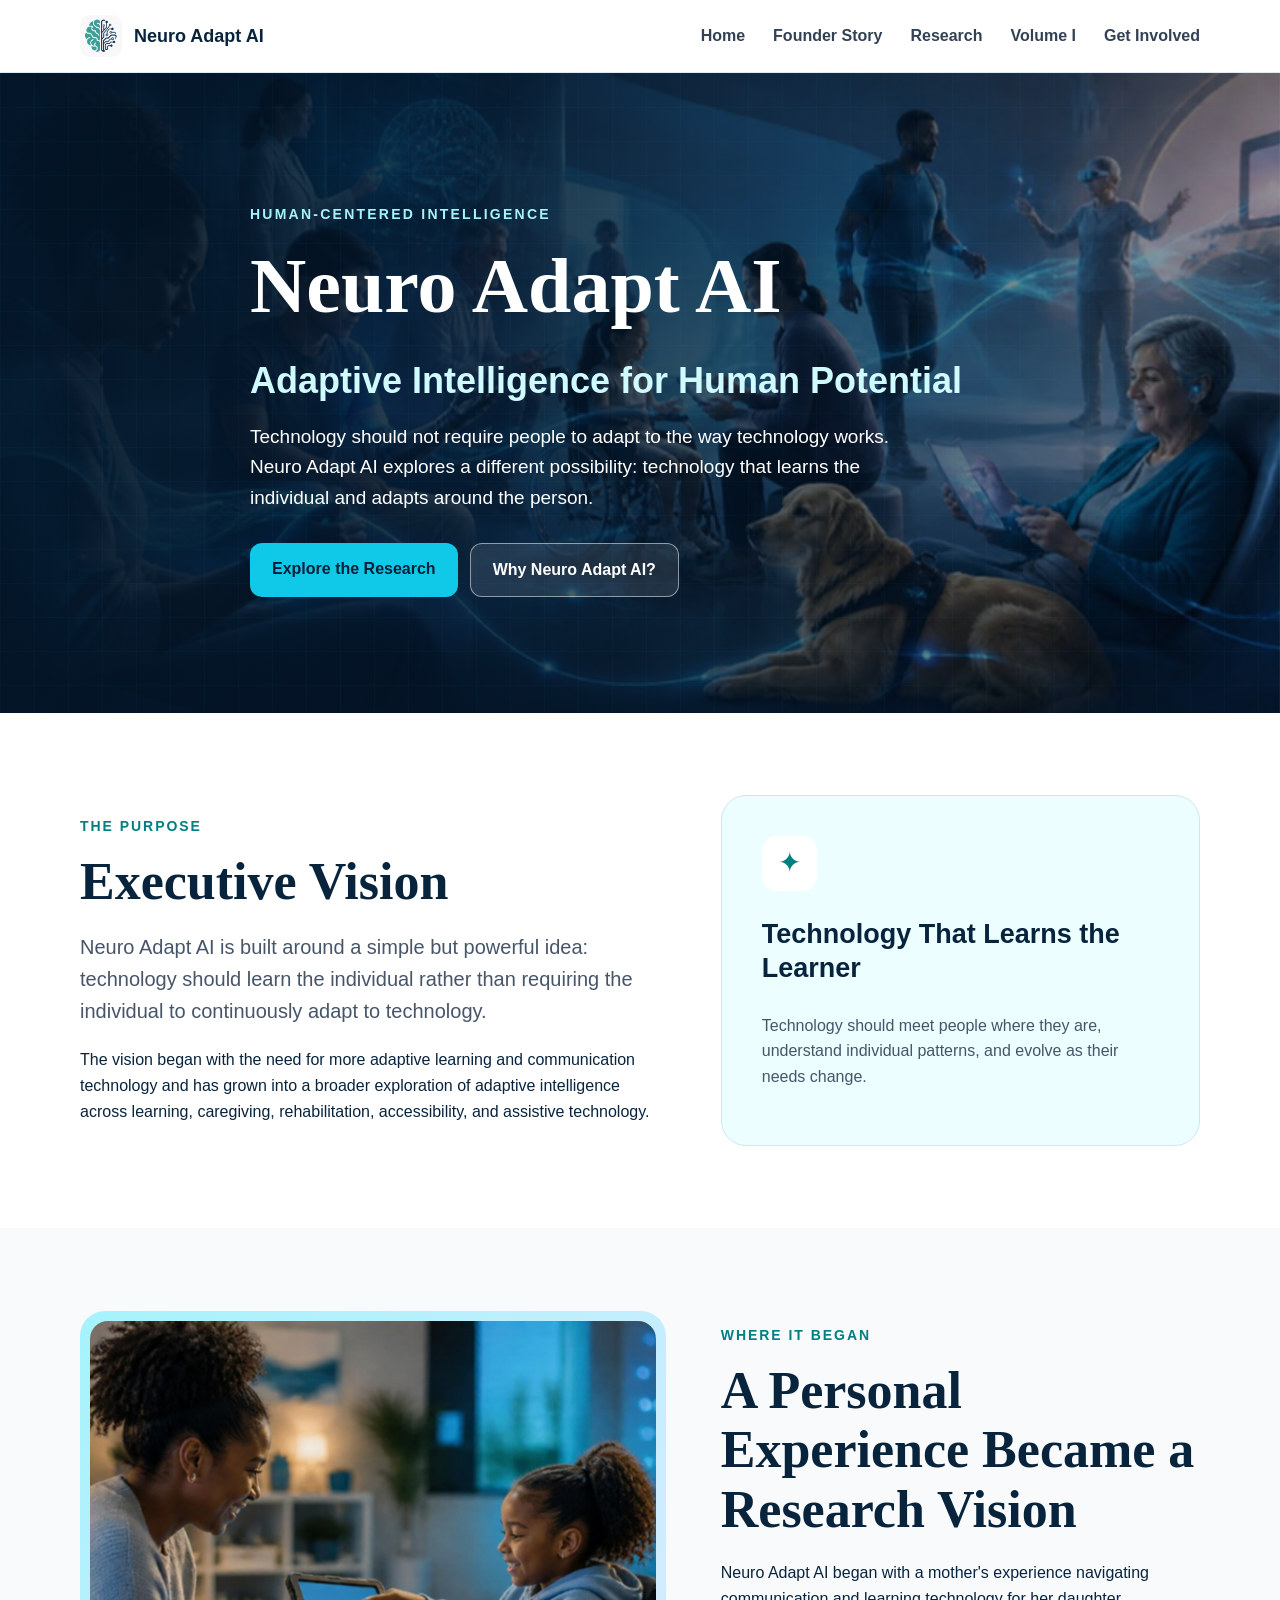
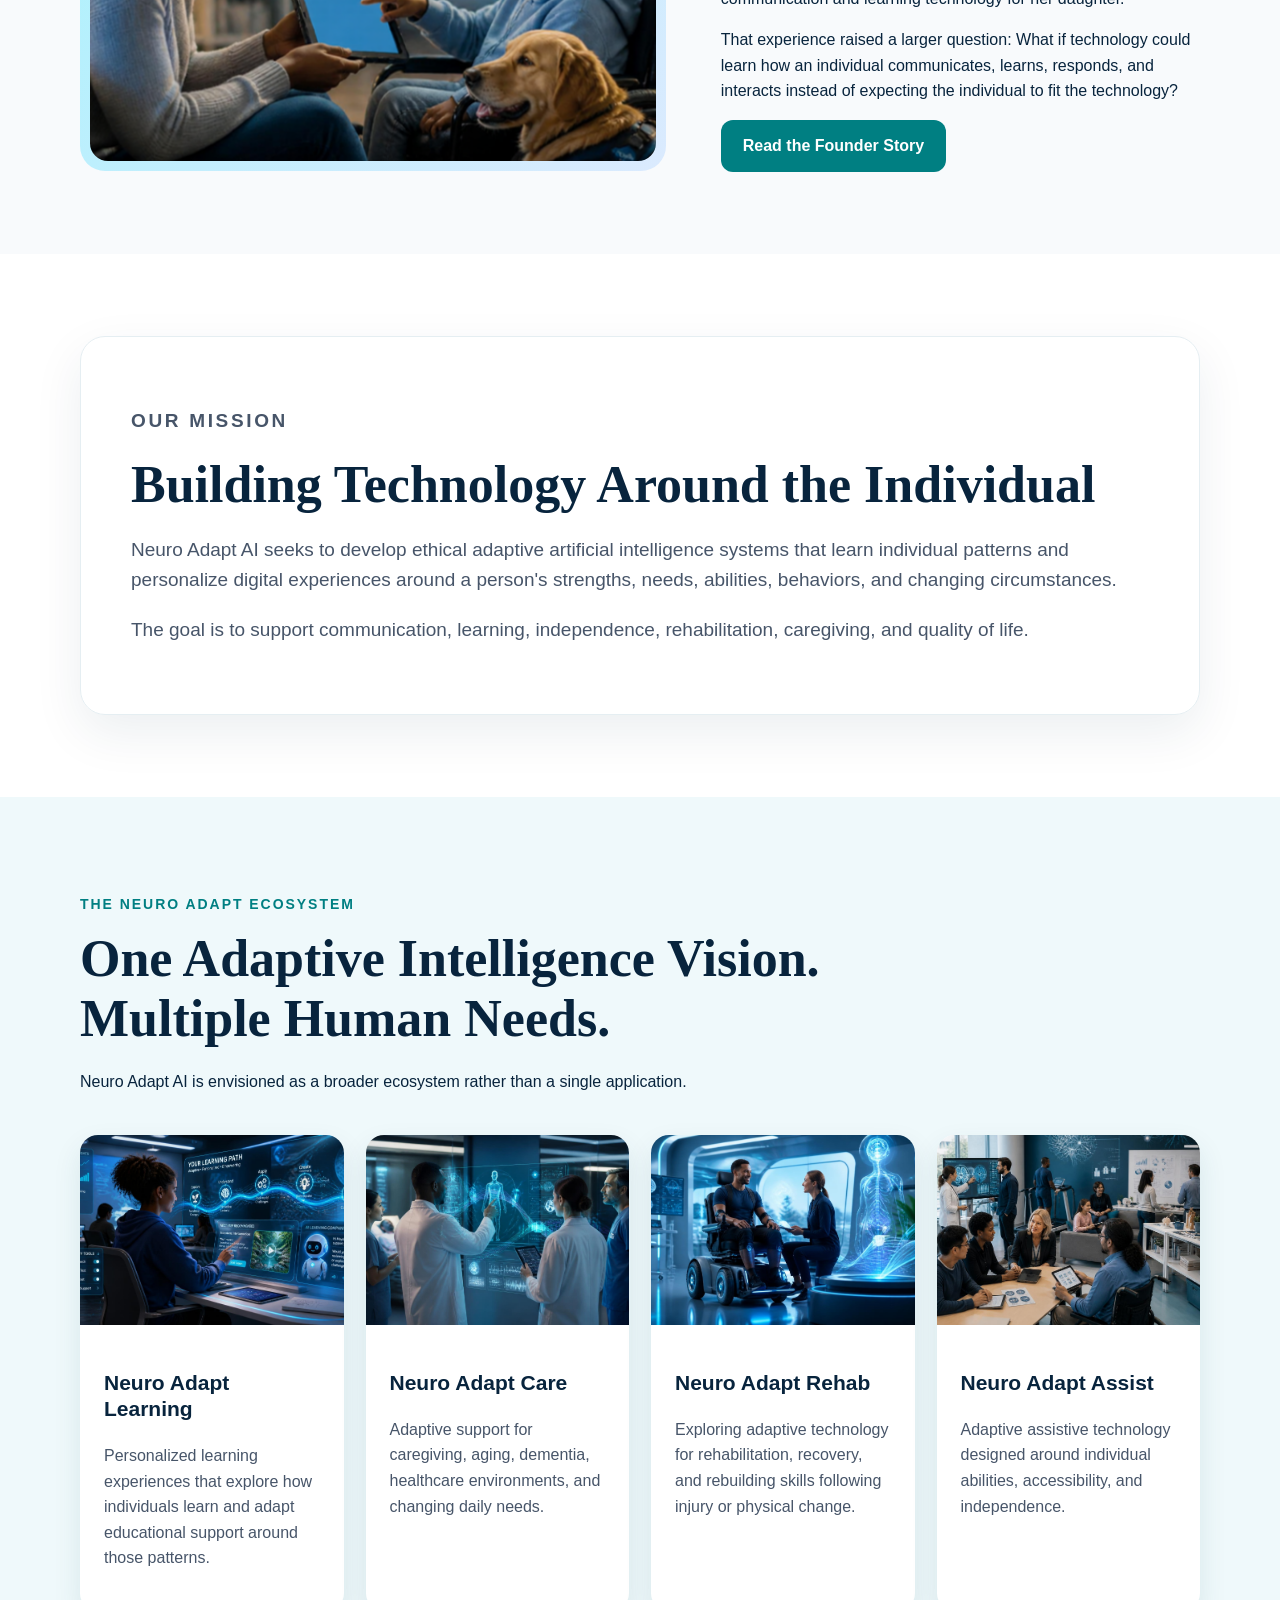
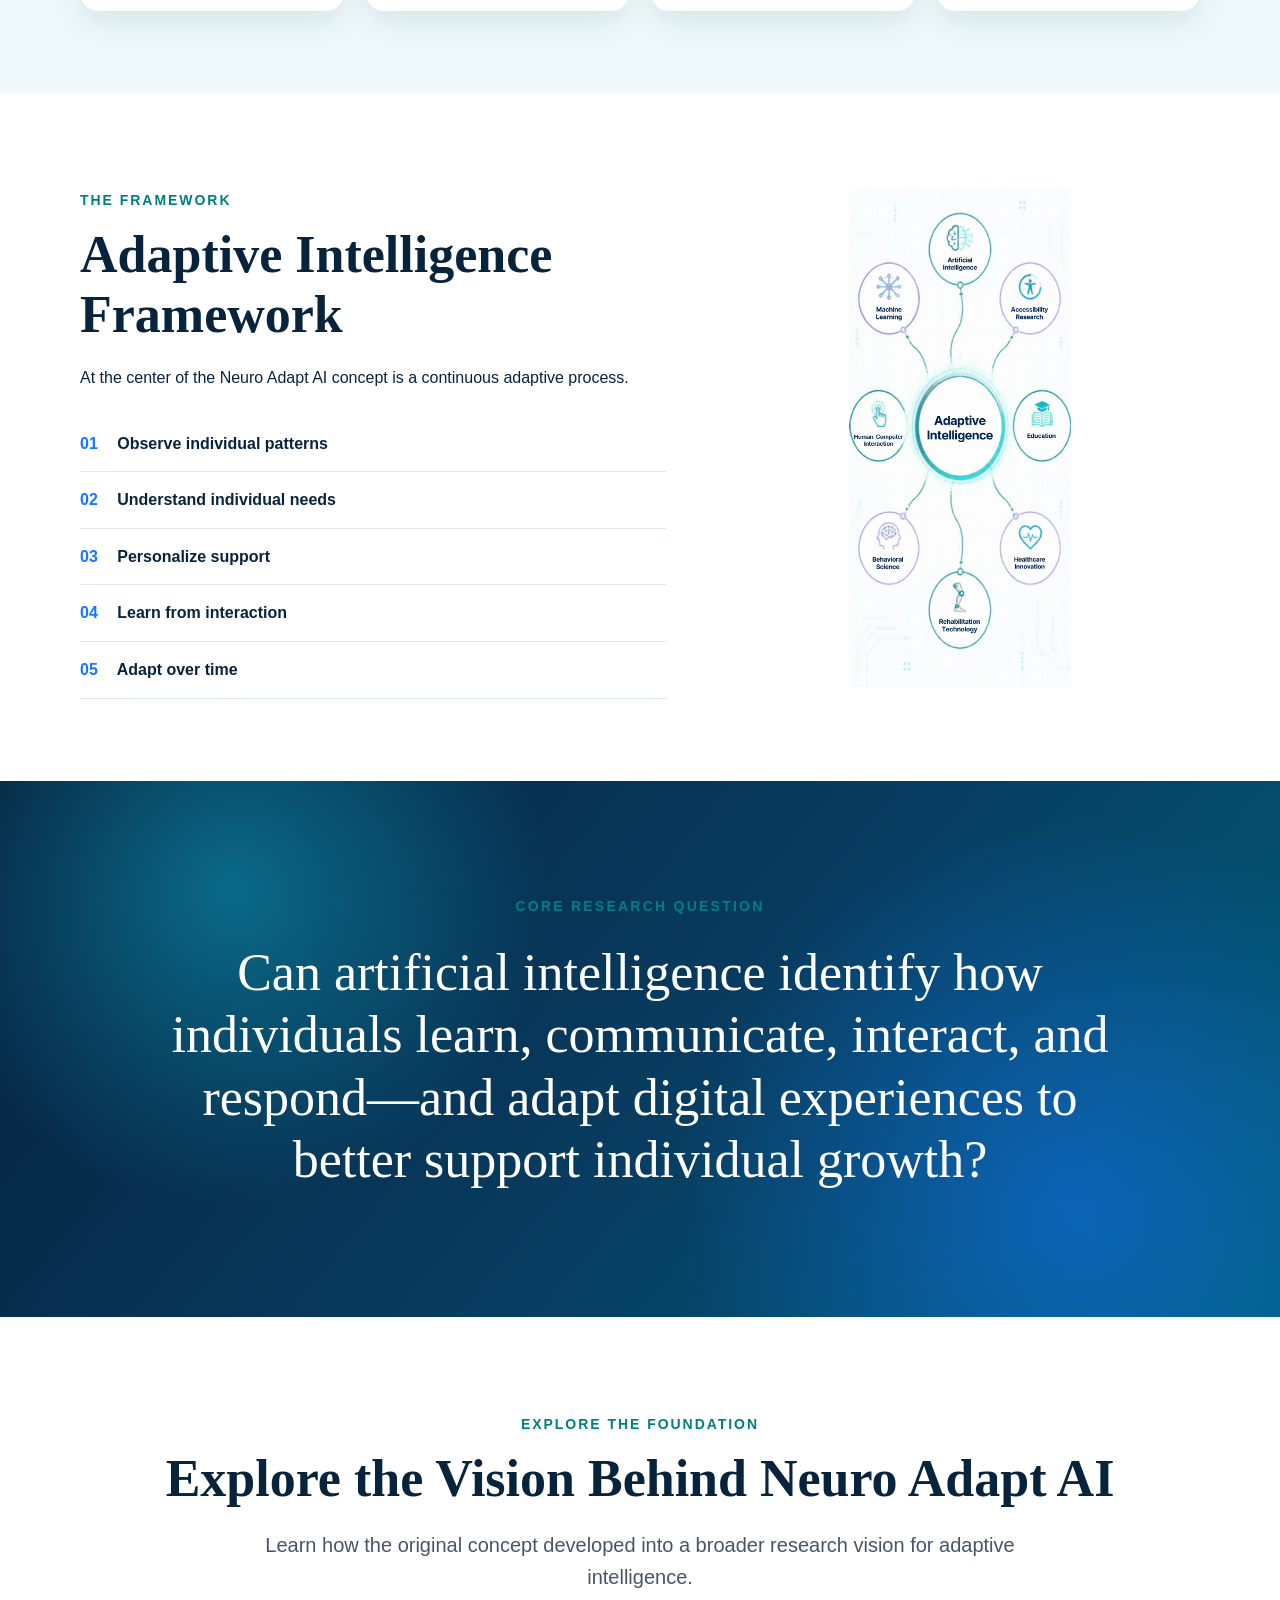
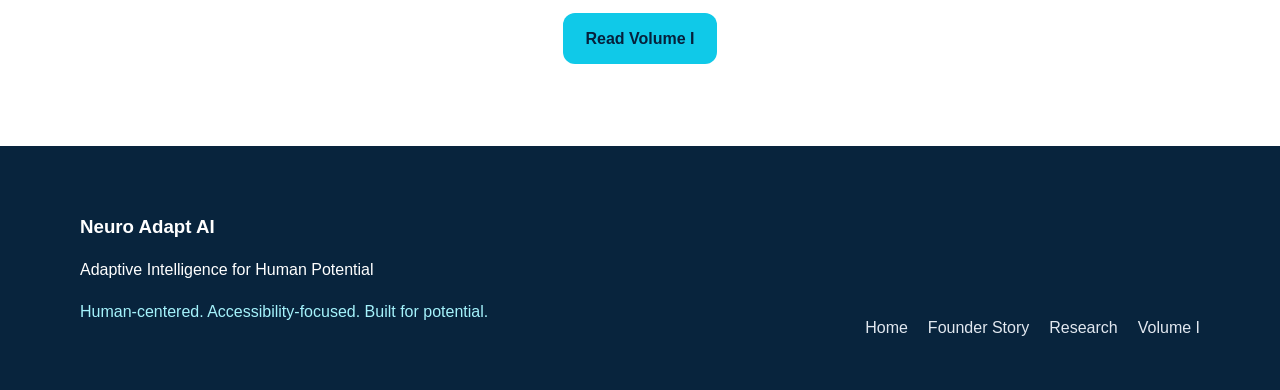
<file: index.html>
<!DOCTYPE html>
<html lang="en">
<head>
    <meta charset="UTF-8">
    <meta name="viewport" content="width=device-width, initial-scale=1.0">

    <title>Neuro Adapt AI | Adaptive Intelligence for Human Potential</title>

    <meta
        name="description"
        content="Neuro Adapt AI develops adaptive intelligence systems designed to learn the individual and personalize technology around human abilities, needs, behaviors, and changing circumstances."
    >

    <link rel="stylesheet" href="style.css">
</head>

<body>

<!-- =========================
     NAVIGATION
========================= -->

<header class="site-header">

    <div class="container navbar">

        <a href="index.html" class="logo">
            <img
                src="images/logo.jpg"
                alt="Neuro Adapt AI logo"
            >
            <span>Neuro Adapt AI</span>
        </a>

        <button
            class="menu-button"
            onclick="toggleMenu()"
            aria-label="Open navigation menu"
        >
            ☰
        </button>

        <nav id="main-nav">

            <a href="index.html">Home</a>

            <a href="founder-story.html">
                Founder Story
            </a>

            <a href="research.html">
                Research
            </a>

            <a href="volume1.html">
                Volume I
            </a>
 <a href="getinvolved.html">
        Get Involved
    </a>
        </nav>

    </div>

</header>


<!-- =========================
     HERO
========================= -->

<main>

<section class="hero">

    <img
        src="images/hero-banner.png"
        alt="Neuro Adapt AI adaptive intelligence concept"
        class="hero-image"
    >

    <div class="hero-overlay"></div>

    <div class="hero-grid"></div>

    <div class="container hero-content">

        <p class="eyebrow">
            HUMAN-CENTERED INTELLIGENCE
        </p>

        <h1>
            Neuro Adapt AI
        </h1>

        <h2>
            Adaptive Intelligence for Human Potential
        </h2>

        <p class="hero-text">
            Technology should not require people to adapt to the way
            technology works. Neuro Adapt AI explores a different
            possibility: technology that learns the individual and
            adapts around the person.
        </p>

        <div class="button-group">

            <a
                href="research.html"
                class="button primary"
            >
                Explore the Research
            </a>

            <a
                href="founder-story.html"
                class="button secondary"
            >
                Why Neuro Adapt AI?
            </a>

        </div>

    </div>

</section>


<!-- =========================
     EXECUTIVE VISION
========================= -->

<section class="section">

    <div class="container two-column">

        <div>

            <p class="section-label">
                THE PURPOSE
            </p>

            <h2>
                Executive Vision
            </h2>

            <p class="large-text">
                Neuro Adapt AI is built around a simple but powerful
                idea: technology should learn the individual rather
                than requiring the individual to continuously adapt
                to technology.
            </p>

            <p>
                The vision began with the need for more adaptive
                learning and communication technology and has grown
                into a broader exploration of adaptive intelligence
                across learning, caregiving, rehabilitation,
                accessibility, and assistive technology.
            </p>

        </div>


        <div class="vision-card">

            <div class="vision-circle"></div>

            <div class="vision-icon">
                ✦
            </div>

            <h3>
                Technology That Learns the Learner
            </h3>

            <p>
                Technology should meet people where they are,
                understand individual patterns, and evolve as
                their needs change.
            </p>

        </div>

    </div>

</section>


<!-- =========================
     FOUNDER INTRODUCTION
========================= -->

<section class="section light-section">

    <div class="container two-column">

        <div class="image-frame">

            <img
                src="images/founder-story-banner.png"
                alt="Neuro Adapt AI founder story"
            >

        </div>


        <div>

            <p class="section-label">
                WHERE IT BEGAN
            </p>

            <h2>
                A Personal Experience Became a Research Vision
            </h2>

            <p>
                Neuro Adapt AI began with a mother's experience
                navigating communication and learning technology
                for her daughter.
            </p>

            <p>
                That experience raised a larger question:
                What if technology could learn how an individual
                communicates, learns, responds, and interacts
                instead of expecting the individual to fit the
                technology?
            </p>

            <a
                href="founder-story.html"
                class="button teal"
            >
                Read the Founder Story
            </a>

        </div>

    </div>

</section>


<!-- =========================
     MISSION
========================= -->

<section class="section">

    <div class="container">

        <div class="mission-card">

            <p class="section-label">
                OUR MISSION
            </p>

            <h2>
                Building Technology Around the Individual
            </h2>

            <p>
                Neuro Adapt AI seeks to develop ethical adaptive
                artificial intelligence systems that learn
                individual patterns and personalize digital
                experiences around a person's strengths, needs,
                abilities, behaviors, and changing circumstances.
            </p>

            <p>
                The goal is to support communication, learning,
                independence, rehabilitation, caregiving, and
                quality of life.
            </p>

        </div>

    </div>

</section>


<!-- =========================
     ECOSYSTEM
========================= -->

<section class="section light-blue-section">

    <div class="container">

        <div class="section-heading">

            <p class="section-label">
                THE NEURO ADAPT ECOSYSTEM
            </p>

            <h2>
                One Adaptive Intelligence Vision.
                Multiple Human Needs.
            </h2>

            <p>
                Neuro Adapt AI is envisioned as a broader ecosystem
                rather than a single application.
            </p>

        </div>


        <div class="card-grid">


            <!-- LEARNING -->

            <article class="ecosystem-card">

                <img
                    src="images/neuro-adapt-learning.jpg"
                    alt="Neuro Adapt Learning"
                >

                <div class="card-content">

                    <h3>
                        Neuro Adapt Learning
                    </h3>

                    <p>
                        Personalized learning experiences that
                        explore how individuals learn and adapt
                        educational support around those patterns.
                    </p>

                </div>

            </article>


            <!-- CARE -->

            <article class="ecosystem-card">

                <img
                    src="images/neuro-adapt-care.jpg"
                    alt="Neuro Adapt Care"
                >

                <div class="card-content">

                    <h3>
                        Neuro Adapt Care
                    </h3>

                    <p>
                        Adaptive support for caregiving, aging,
                        dementia, healthcare environments, and
                        changing daily needs.
                    </p>

                </div>

            </article>


            <!-- REHAB -->

            <article class="ecosystem-card">

                <img
                    src="images/neuro-adapt-rehab.jpg"
                    alt="Neuro Adapt Rehab"
                >

                <div class="card-content">

                    <h3>
                        Neuro Adapt Rehab
                    </h3>

                    <p>
                        Exploring adaptive technology for
                        rehabilitation, recovery, and rebuilding
                        skills following injury or physical change.
                    </p>

                </div>

            </article>


            <!-- ASSIST -->

            <article class="ecosystem-card">

                <img
                    src="images/neuro-adapt-assist.jpg"
                    alt="Neuro Adapt Assist"
                >

                <div class="card-content">

                    <h3>
                        Neuro Adapt Assist
                    </h3>

                    <p>
                        Adaptive assistive technology designed
                        around individual abilities, accessibility,
                        and independence.
                    </p>

                </div>

            </article>

        </div>

    </div>

</section>


<!-- =========================
     ADAPTIVE FRAMEWORK
========================= -->

<section class="section">

    <div class="container two-column">

        <div>

            <p class="section-label">
                THE FRAMEWORK
            </p>

            <h2>
                Adaptive Intelligence Framework
            </h2>

            <p>
                At the center of the Neuro Adapt AI concept is a
                continuous adaptive process.
            </p>

            <div class="framework-list">

                <div>
                    <strong>01</strong>
                    Observe individual patterns
                </div>

                <div>
                    <strong>02</strong>
                    Understand individual needs
                </div>

                <div>
                    <strong>03</strong>
                    Personalize support
                </div>

                <div>
                    <strong>04</strong>
                    Learn from interaction
                </div>

                <div>
                    <strong>05</strong>
                    Adapt over time
                </div>

            </div>

        </div>


        <div class="framework-image">

            <img
                src="images/adaptive-intelligence-framework.png"
                alt="Neuro Adapt AI Adaptive Intelligence Framework"
            >

        </div>

    </div>

</section>


<!-- =========================
     RESEARCH QUESTION
========================= -->

<section class="quote-section">

    <div class="container">

        <p class="eyebrow">
            CORE RESEARCH QUESTION
        </p>

        <blockquote>

            Can artificial intelligence identify how
            individuals learn, communicate, interact,
            and respond—and adapt digital experiences
            to better support individual growth?

        </blockquote>

    </div>

</section>


<!-- =========================
     FINAL CTA
========================= -->

<section class="section">

    <div class="container centered">

        <p class="section-label">
            EXPLORE THE FOUNDATION
        </p>

        <h2>
            Explore the Vision Behind Neuro Adapt AI
        </h2>

        <p class="large-text">
            Learn how the original concept developed into a
            broader research vision for adaptive intelligence.
        </p>

        <a
            href="volume1.html"
            class="button primary"
        >
            Read Volume I
        </a>

    </div>

</section>

</main>


<!-- =========================
     FOOTER
========================= -->

<footer class="footer">

    <div class="container footer-content">

        <div>

            <h3>
                Neuro Adapt AI
            </h3>

            <p>
                Adaptive Intelligence for Human Potential
            </p>

            <p class="footer-small">
                Human-centered. Accessibility-focused.
                Built for potential.
            </p>

        </div>


        <div class="footer-links">

            <a href="index.html">Home</a>

            <a href="founder-story.html">
                Founder Story
            </a>

            <a href="research.html">
                Research
            </a>

            <a href="volume1.html">
                Volume I
            </a>

        </div>

    </div>

</footer>


<script>

function toggleMenu() {

    const nav = document.getElementById("main-nav");

    nav.classList.toggle("mobile-open");

}

</script>

</body>
</html>
</file>
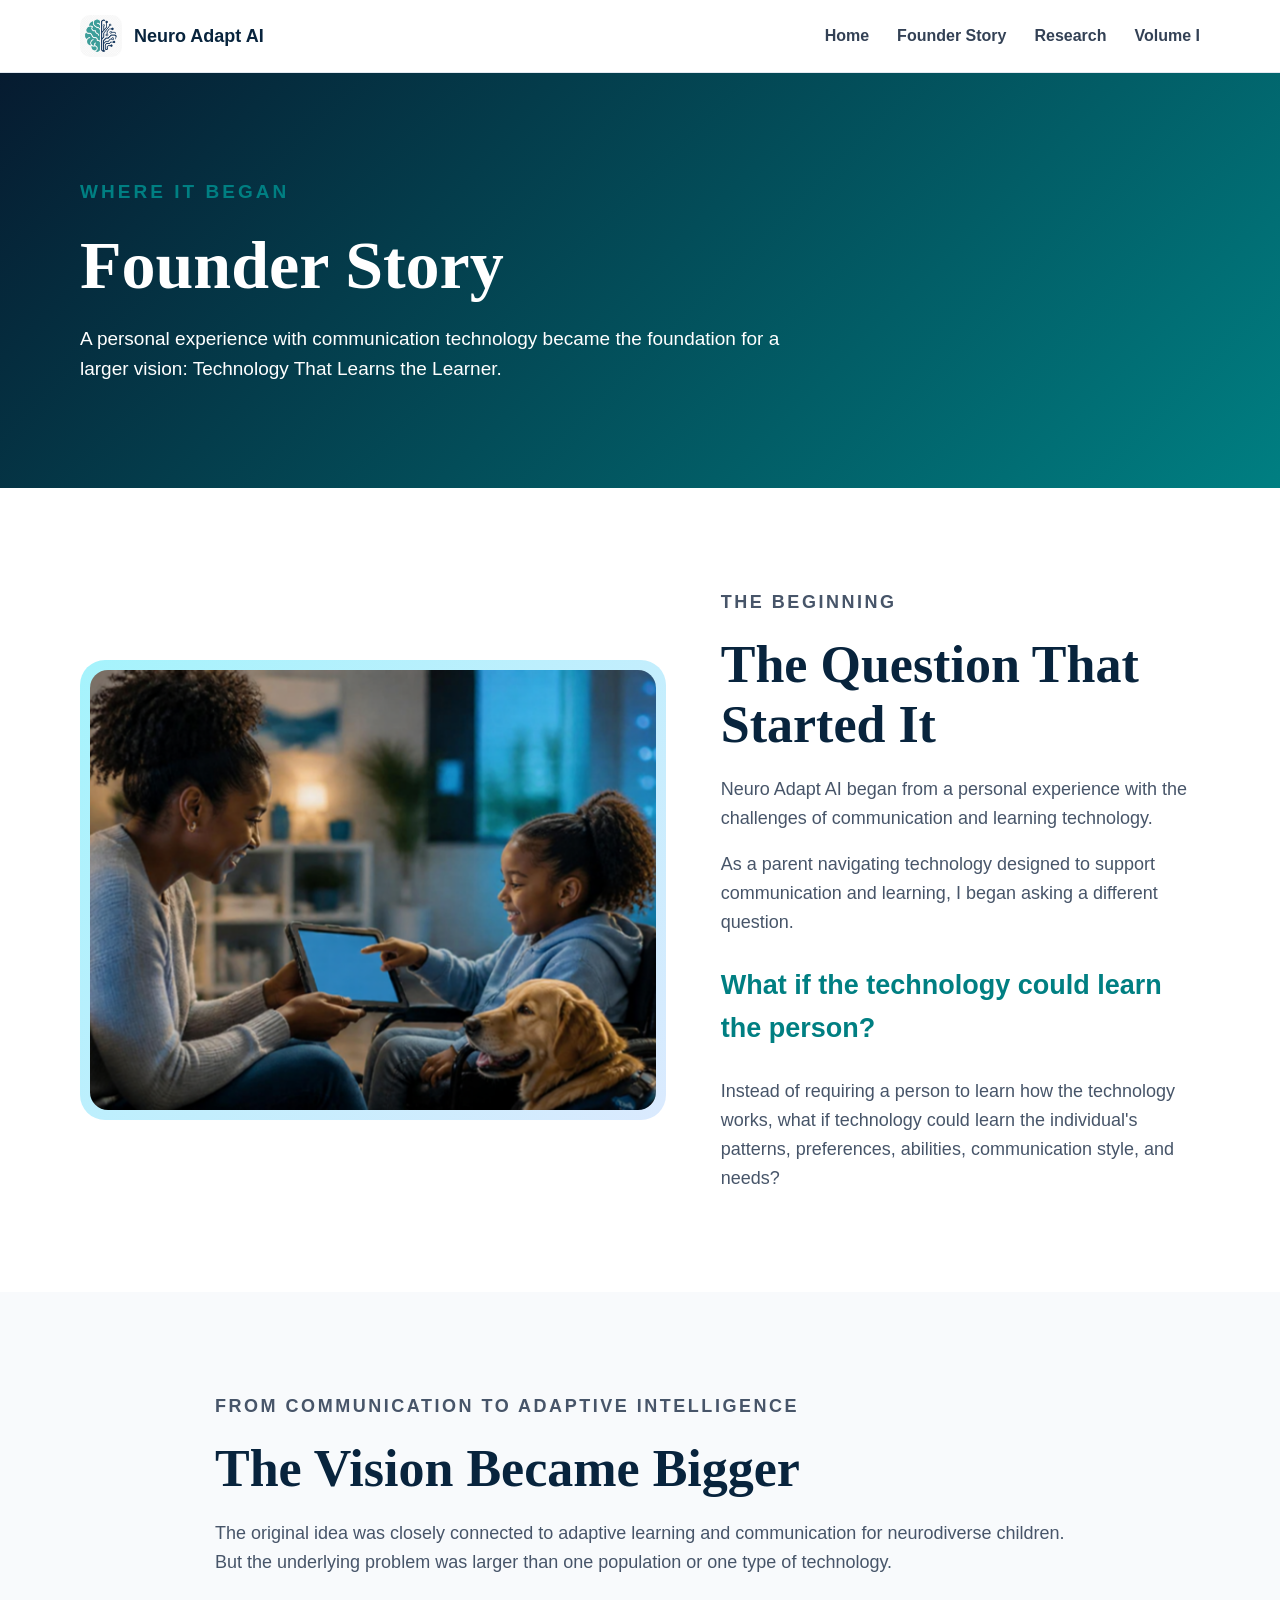
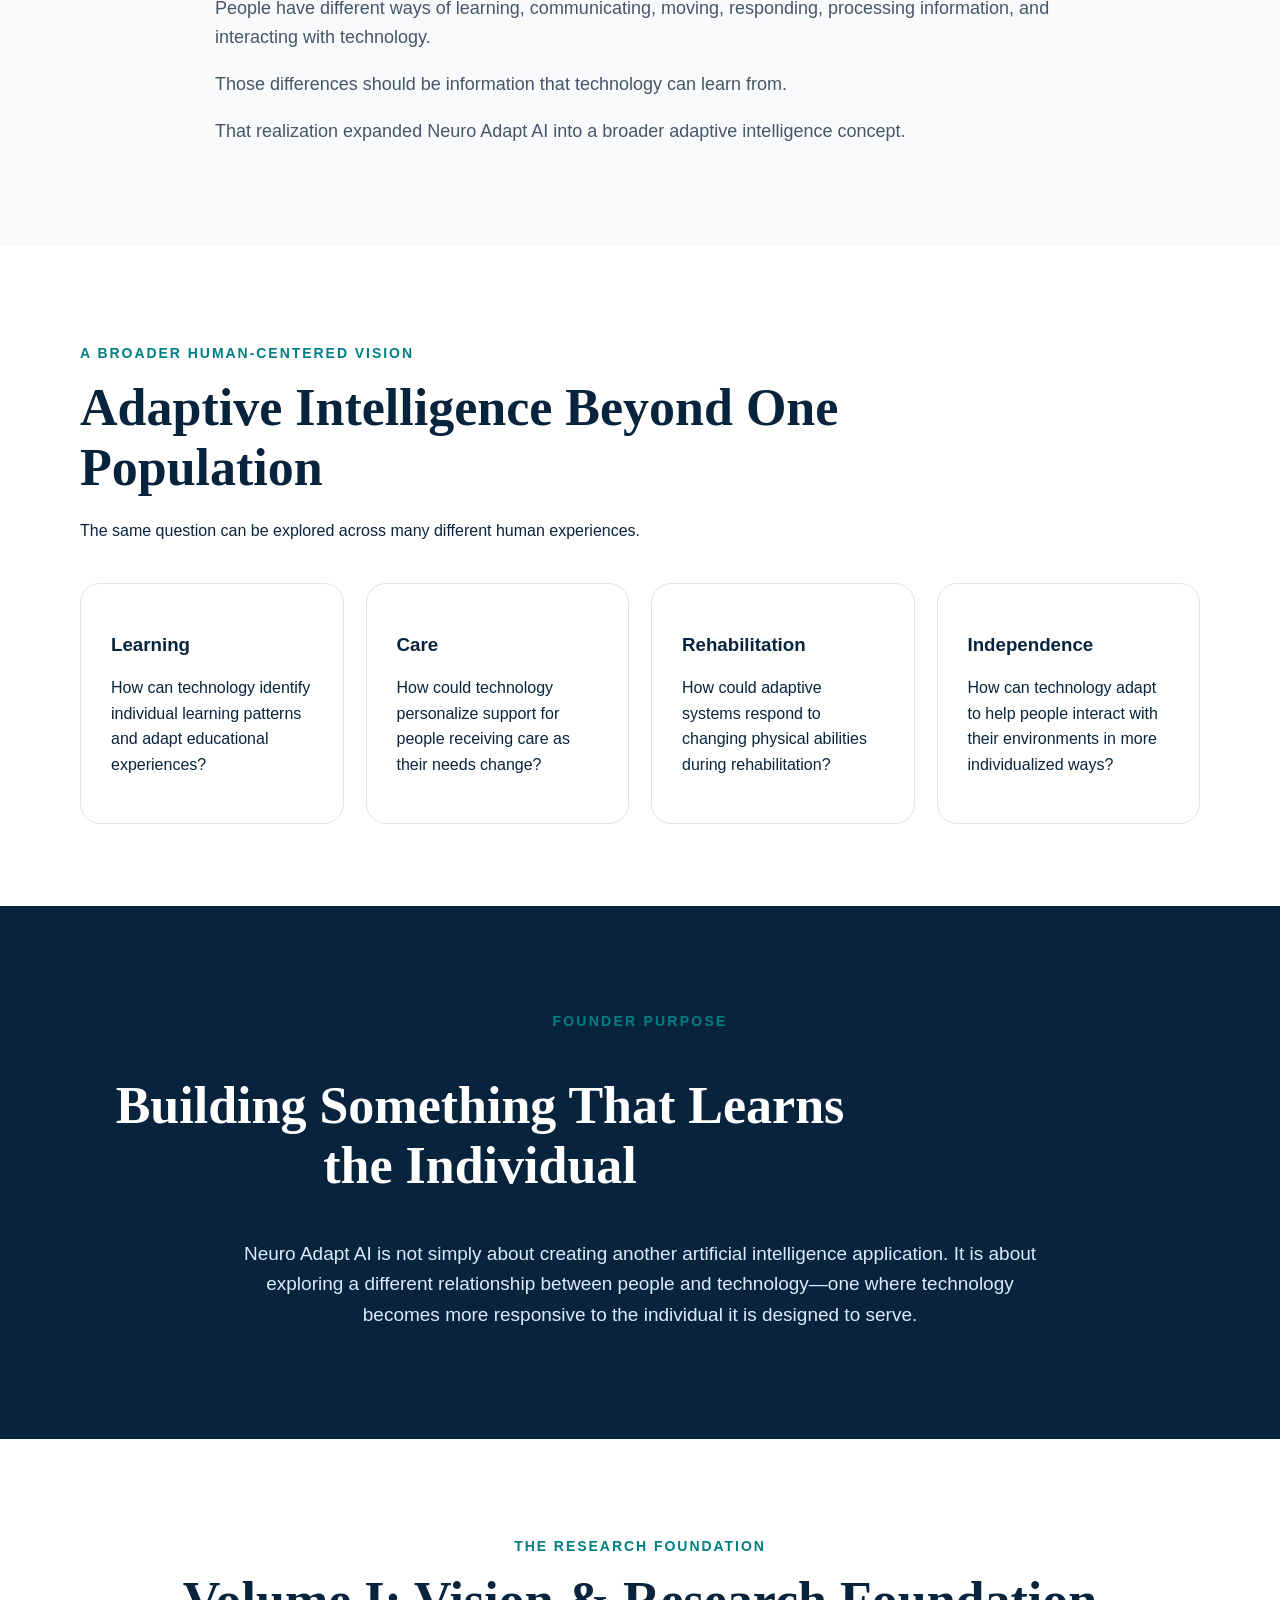
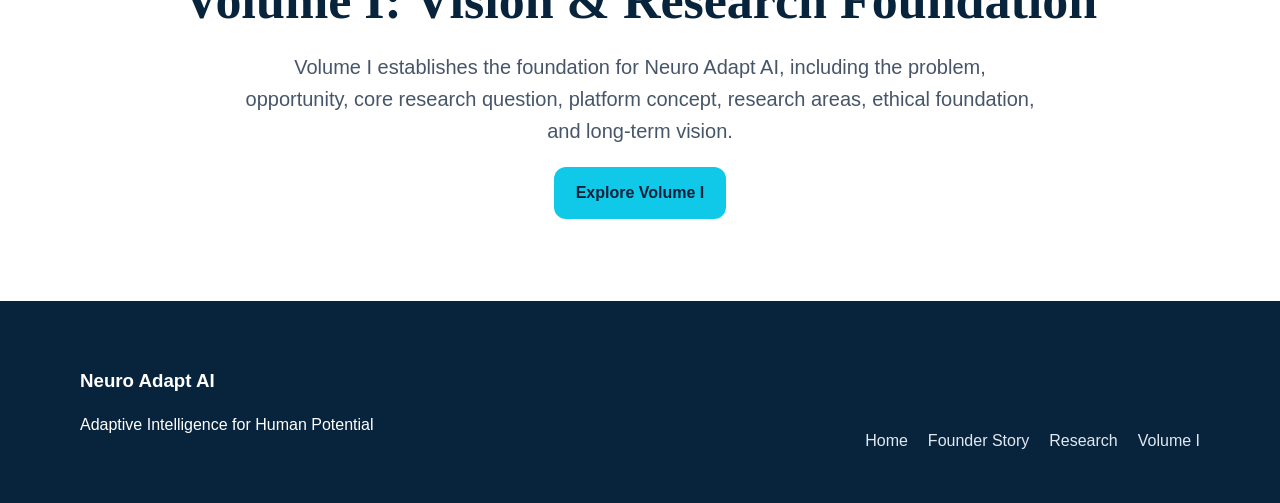
<file: founder-story.html>
<!DOCTYPE html>
<html lang="en">

<head>

    <meta charset="UTF-8">

    <meta
        name="viewport"
        content="width=device-width, initial-scale=1.0"
    >

    <title>
        Founder Story | Neuro Adapt AI
    </title>

    <link rel="stylesheet" href="style.css">

</head>
<link rel="stylesheet" href="style.css">

<body>


<header class="site-header">

    <div class="container navbar">

        <a href="index.html" class="logo">

            <img
                src="images/logo.jpg"
                alt="Neuro Adapt AI logo"
            >

            <span>
                Neuro Adapt AI
            </span>

        </a>


        <button
            class="menu-button"
            onclick="toggleMenu()"
            aria-label="Open navigation menu"
        >
            ☰
        </button>


        <nav id="main-nav">

            <a href="index.html">
                Home
            </a>

            <a href="founder-story.html">
                Founder Story
            </a>

            <a href="research.html">
                Research
            </a>

            <a href="volume1.html">
                Volume I
            </a>

        </nav>

    </div>

</header>



<main>


<!-- PAGE HERO -->

<section class="page-hero">

    <div class="container">

        <p class="eyebrow">
            WHERE IT BEGAN
        </p>

        <h1>
            Founder Story
        </h1>

        <p>
            A personal experience with communication technology
            became the foundation for a larger vision:
            Technology That Learns the Learner.
        </p>

    </div>

</section>



<!-- STORY -->

<section class="section">

    <div class="container two-column">


        <div class="image-frame">

            <img
                src="images/founder-story-banner.png"
                alt="Founder Story"
            >

        </div>


        <div class="content">

            <p class="section-label">
                THE BEGINNING
            </p>

            <h2>
                The Question That Started It
            </h2>

            <p>
                Neuro Adapt AI began from a personal experience
                with the challenges of communication and learning
                technology.
            </p>

            <p>
                As a parent navigating technology designed to
                support communication and learning, I began asking
                a different question.
            </p>

            <p class="highlight-text">
                What if the technology could learn the person?
            </p>

            <p>
                Instead of requiring a person to learn how the
                technology works, what if technology could learn
                the individual's patterns, preferences, abilities,
                communication style, and needs?
            </p>

        </div>

    </div>

</section>



<!-- FROM AAC TO BIGGER VISION -->

<section class="section light-section">

    <div class="container content">

        <p class="section-label">
            FROM COMMUNICATION TO ADAPTIVE INTELLIGENCE
        </p>

        <h2>
            The Vision Became Bigger
        </h2>

        <p>
            The original idea was closely connected to adaptive
            learning and communication for neurodiverse children.
            But the underlying problem was larger than one
            population or one type of technology.
        </p>

        <p>
            People have different ways of learning, communicating,
            moving, responding, processing information, and
            interacting with technology.
        </p>

        <p>
            Those differences should be information that technology
            can learn from.
        </p>

        <p>
            That realization expanded Neuro Adapt AI into a broader
            adaptive intelligence concept.
        </p>

    </div>

</section>



<!-- BROADER VISION -->

<section class="section">

    <div class="container">

        <div class="section-heading">

            <p class="section-label">
                A BROADER HUMAN-CENTERED VISION
            </p>

            <h2>
                Adaptive Intelligence Beyond One Population
            </h2>

            <p>
                The same question can be explored across many
                different human experiences.
            </p>

        </div>


        <div class="card-grid">


            <article class="simple-card">

                <h3>
                    Learning
                </h3>

                <p>
                    How can technology identify individual learning
                    patterns and adapt educational experiences?
                </p>

            </article>


            <article class="simple-card">

                <h3>
                    Care
                </h3>

                <p>
                    How could technology personalize support for
                    people receiving care as their needs change?
                </p>

            </article>


            <article class="simple-card">

                <h3>
                    Rehabilitation
                </h3>

                <p>
                    How could adaptive systems respond to changing
                    physical abilities during rehabilitation?
                </p>

            </article>


            <article class="simple-card">

                <h3>
                    Independence
                </h3>

                <p>
                    How can technology adapt to help people interact
                    with their environments in more individualized
                    ways?
                </p>

            </article>

        </div>

    </div>

</section>



<!-- PURPOSE -->

<section class="dark-section">

    <div class="container centered">

        <p class="eyebrow">
            FOUNDER PURPOSE
        </p>

        <h2>
            Building Something That Learns the Individual
        </h2>

        <p class="dark-text">

            Neuro Adapt AI is not simply about creating another
            artificial intelligence application.

            It is about exploring a different relationship between
            people and technology—one where technology becomes more
            responsive to the individual it is designed to serve.

        </p>

    </div>

</section>



<!-- VOLUME I -->

<section class="section">

    <div class="container centered">

        <p class="section-label">
            THE RESEARCH FOUNDATION
        </p>

        <h2>
            Volume I: Vision & Research Foundation
        </h2>

        <p class="large-text">

            Volume I establishes the foundation for Neuro Adapt AI,
            including the problem, opportunity, core research
            question, platform concept, research areas, ethical
            foundation, and long-term vision.

        </p>

        <a
            href="volume1.html"
            class="button primary"
        >
            Explore Volume I
        </a>

    </div>

</section>


</main>



<footer class="footer">

    <div class="container footer-content">

        <div>

            <h3>
                Neuro Adapt AI
            </h3>

            <p>
                Adaptive Intelligence for Human Potential
            </p>

        </div>


        <div class="footer-links">

            <a href="index.html">Home</a>

            <a href="founder-story.html">
                Founder Story
            </a>

            <a href="research.html">
                Research
            </a>

            <a href="volume1.html">
                Volume I
            </a>

        </div>

    </div>

</footer>


<script>

function toggleMenu() {

    document
        .getElementById("main-nav")
        .classList.toggle("mobile-open");

}

</script>


</body>

</html>
</file>
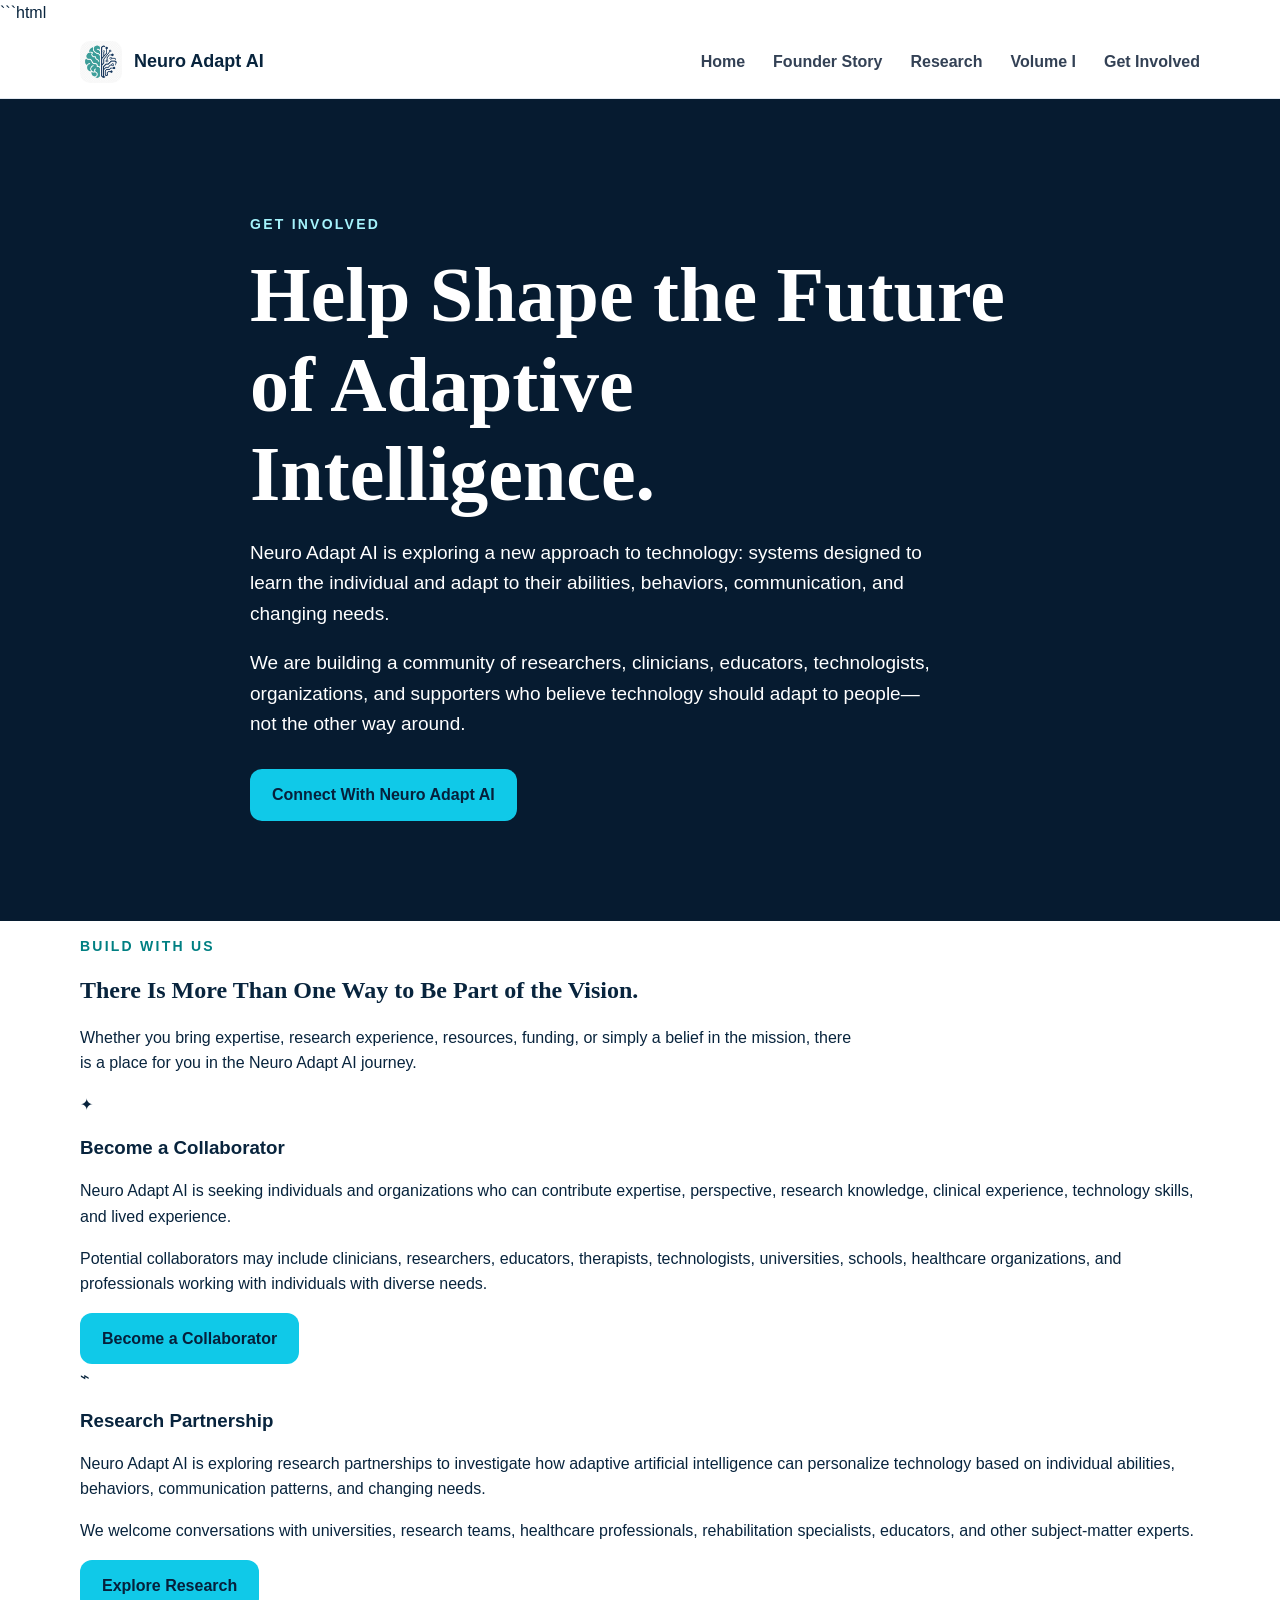
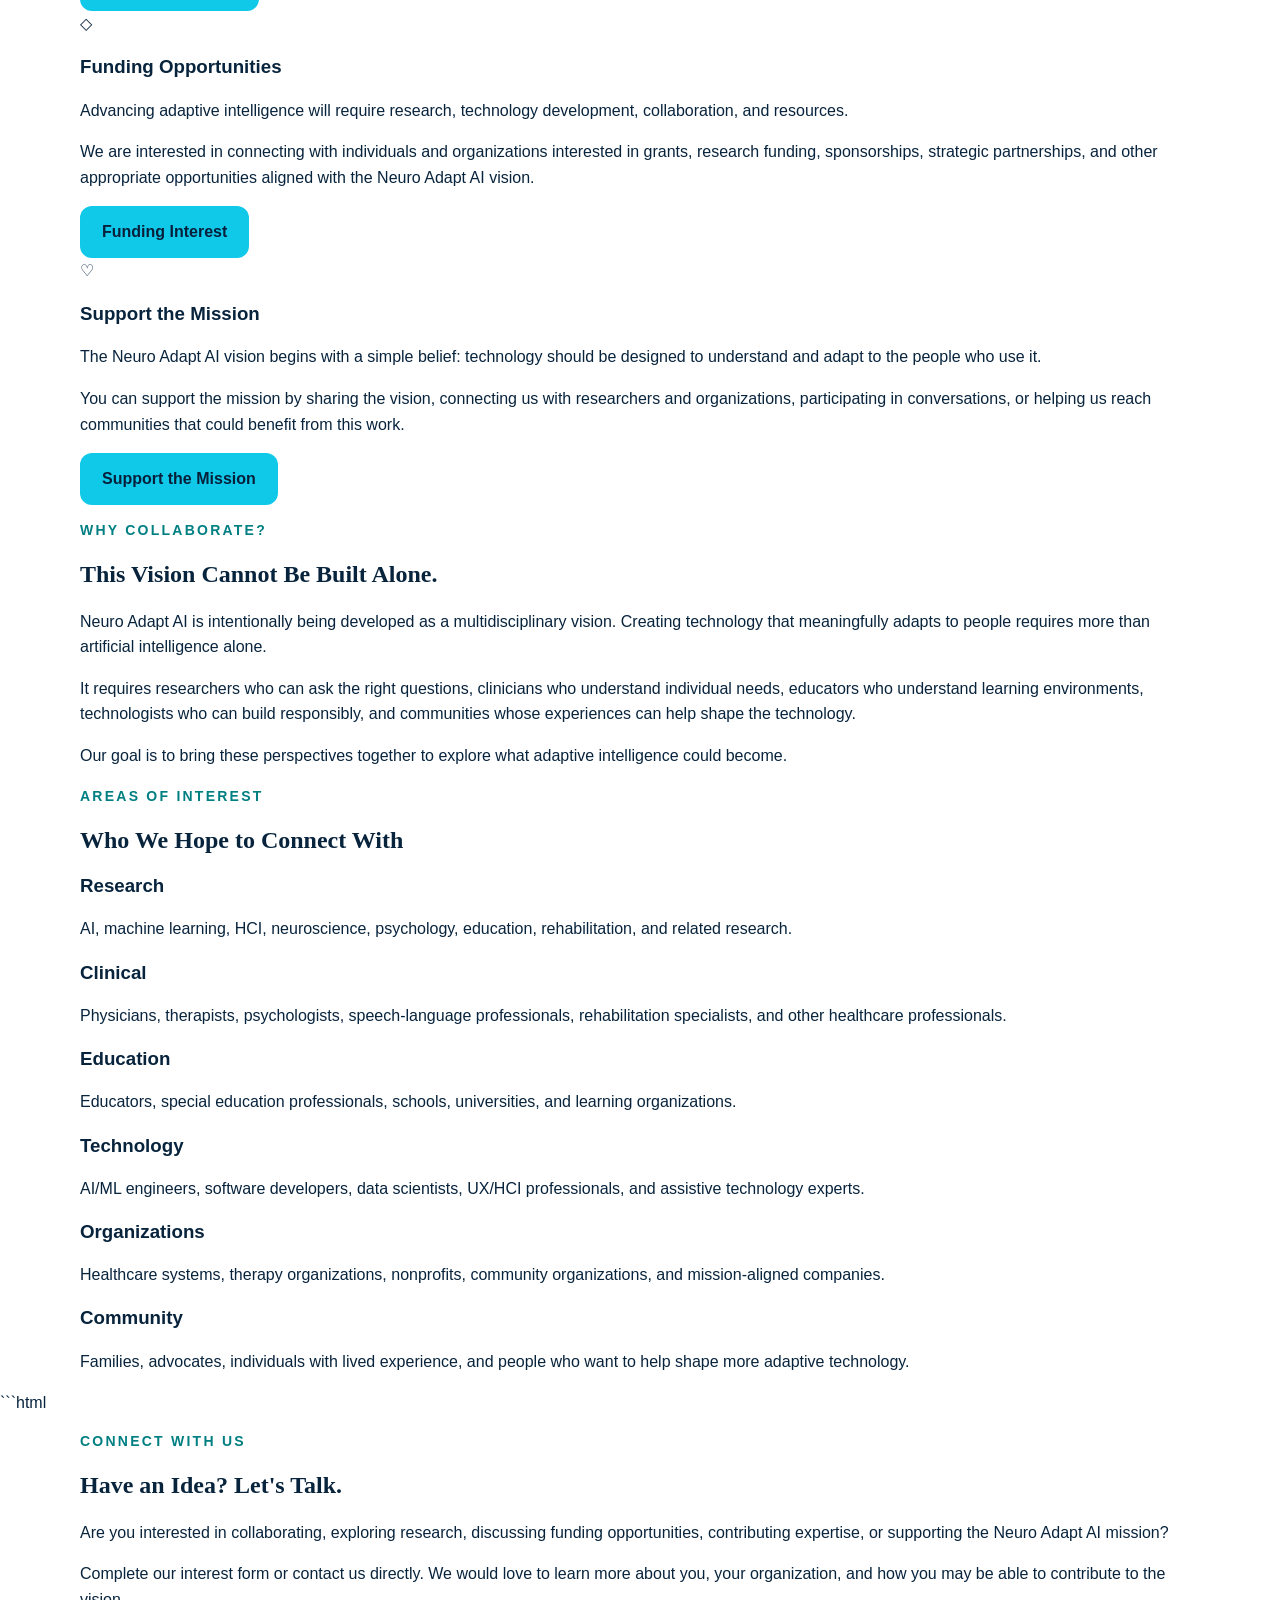
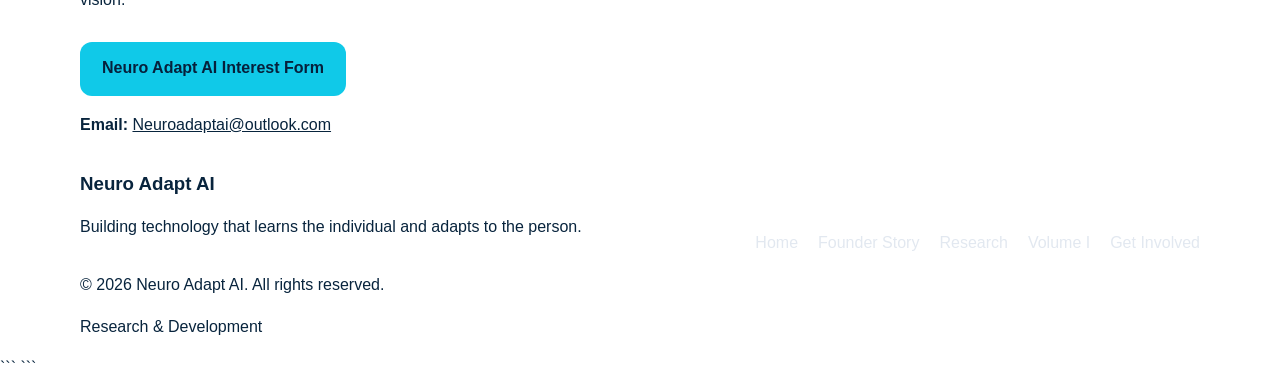
<file: get-involved.html>
```html
<!DOCTYPE html>
<html lang="en">
<head>
    <meta charset="UTF-8">
    <meta name="viewport" content="width=device-width, initial-scale=1.0">

    <title>Get Involved | Neuro Adapt AI</title>

    <!-- Your shared Neuro Adapt AI stylesheet -->
    <link rel="stylesheet" href="style.css">
</head>

<body>

<!-- =========================
     NAVIGATION
========================= -->

<header class="site-header">

    <div class="container navbar">

        <a href="index.html" class="logo">
            <img
                src="images/logo.jpg"
                alt="Neuro Adapt AI logo"
            >
            <span>Neuro Adapt AI</span>
        </a>

        <button
            class="menu-button"
            onclick="toggleMenu()"
            aria-label="Open navigation menu"
        >
            ☰
        </button>

        <nav id="main-nav">

            <a href="index.html">
                Home
            </a>

            <a href="founder-story.html">
                Founder Story
            </a>

            <a href="research.html">
                Research
            </a>

            <a href="volume1.html">
                Volume I
            </a>

            <a href="getinvolved.html" class="active">
                Get Involved
            </a>

        </nav>

    </div>

</header>


<!-- =========================
     HERO
========================= -->

<main>

<section class="hero">

    <div class="container hero-content">

        <p class="eyebrow">
            GET INVOLVED
        </p>

        <h1>
            Help Shape the Future of
            <span>Adaptive Intelligence.</span>
        </h1>

        <p class="hero-text">
            Neuro Adapt AI is exploring a new approach to technology:
            systems designed to learn the individual and adapt to their
            abilities, behaviors, communication, and changing needs.
        </p>

        <p class="hero-text">
            We are building a community of researchers, clinicians,
            educators, technologists, organizations, and supporters
            who believe technology should adapt to people—not the
            other way around.
        </p>

        <div class="button-group">

            <a
                href="https://forms.cloud.microsoft/r/7sJfTdnc1r"
                class="button primary"
                target="_blank"
                rel="noopener noreferrer"
            >
                Connect With Neuro Adapt AI
            </a>

        </div>

    </div>

</section>


<!-- =========================
     INVOLVEMENT OPTIONS
========================= -->

<section class="involvement-section">

    <div class="container">

        <div class="section-heading">

            <p class="eyebrow">
                BUILD WITH US
            </p>

            <h2>
                There Is More Than One Way
                <span>to Be Part of the Vision.</span>
            </h2>

            <p>
                Whether you bring expertise, research experience,
                resources, funding, or simply a belief in the mission,
                there is a place for you in the Neuro Adapt AI journey.
            </p>

        </div>


        <div class="involvement-grid">


            <!-- =========================
                 COLLABORATOR
            ========================== -->

            <article class="involvement-card">

                <div class="card-icon">
                    ✦
                </div>

                <h3>
                    Become a Collaborator
                </h3>

                <p>
                    Neuro Adapt AI is seeking individuals and organizations
                    who can contribute expertise, perspective, research
                    knowledge, clinical experience, technology skills,
                    and lived experience.
                </p>

                <p>
                    Potential collaborators may include clinicians,
                    researchers, educators, therapists, technologists,
                    universities, schools, healthcare organizations,
                    and professionals working with individuals with
                    diverse needs.
                </p>

                <a
                    href="https://forms.cloud.microsoft/r/7sJfTdnc1r"
                    class="button primary"
                    target="_blank"
                    rel="noopener noreferrer"
                >
                    Become a Collaborator
                </a>

            </article>


            <!-- =========================
                 RESEARCH PARTNERSHIP
            ========================== -->

            <article class="involvement-card">

                <div class="card-icon">
                    ⌁
                </div>

                <h3>
                    Research Partnership
                </h3>

                <p>
                    Neuro Adapt AI is exploring research partnerships
                    to investigate how adaptive artificial intelligence
                    can personalize technology based on individual
                    abilities, behaviors, communication patterns,
                    and changing needs.
                </p>

                <p>
                    We welcome conversations with universities,
                    research teams, healthcare professionals,
                    rehabilitation specialists, educators, and
                    other subject-matter experts.
                </p>

                <a
                    href="https://forms.cloud.microsoft/r/7sJfTdnc1r"
                    class="button primary"
                    target="_blank"
                    rel="noopener noreferrer"
                >
                    Explore Research
                </a>

            </article>


            <!-- =========================
                 FUNDING
            ========================== -->

            <article class="involvement-card">

                <div class="card-icon">
                    ◇
                </div>

                <h3>
                    Funding Opportunities
                </h3>

                <p>
                    Advancing adaptive intelligence will require
                    research, technology development, collaboration,
                    and resources.
                </p>

                <p>
                    We are interested in connecting with individuals
                    and organizations interested in grants, research
                    funding, sponsorships, strategic partnerships,
                    and other appropriate opportunities aligned with
                    the Neuro Adapt AI vision.
                </p>

                <a
                    href="https://forms.cloud.microsoft/r/7sJfTdnc1r"
                    class="button primary"
                    target="_blank"
                    rel="noopener noreferrer"
                >
                    Funding Interest
                </a>

            </article>


            <!-- =========================
                 SUPPORT THE MISSION
            ========================== -->

            <article class="involvement-card">

                <div class="card-icon">
                    ♡
                </div>

                <h3>
                    Support the Mission
                </h3>

                <p>
                    The Neuro Adapt AI vision begins with a simple belief:
                    technology should be designed to understand and adapt
                    to the people who use it.
                </p>

                <p>
                    You can support the mission by sharing the vision,
                    connecting us with researchers and organizations,
                    participating in conversations, or helping us reach
                    communities that could benefit from this work.
                </p>

                <a
                    href="https://forms.cloud.microsoft/r/7sJfTdnc1r"
                    class="button primary"
                    target="_blank"
                    rel="noopener noreferrer"
                >
                    Support the Mission
                </a>

            </article>

        </div>

    </div>

</section>


<!-- =========================
     WHY COLLABORATE
========================= -->

<section class="mission-section">

    <div class="container mission-content">

        <p class="eyebrow">
            WHY COLLABORATE?
        </p>

        <h2>
            This Vision Cannot Be Built
            <span>Alone.</span>
        </h2>

        <p>
            Neuro Adapt AI is intentionally being developed as a
            multidisciplinary vision. Creating technology that
            meaningfully adapts to people requires more than
            artificial intelligence alone.
        </p>

        <p>
            It requires researchers who can ask the right questions,
            clinicians who understand individual needs, educators
            who understand learning environments, technologists
            who can build responsibly, and communities whose
            experiences can help shape the technology.
        </p>

        <p>
            Our goal is to bring these perspectives together to
            explore what adaptive intelligence could become.
        </p>

    </div>

</section>


<!-- =========================
     AREAS OF INTEREST
========================= -->

<section class="areas-section">

    <div class="container">

        <div class="section-heading">

            <p class="eyebrow">
                AREAS OF INTEREST
            </p>

            <h2>
                Who We Hope to
                <span>Connect With</span>
            </h2>

        </div>


        <div class="areas-grid">


            <div class="area-item">

                <h3>
                    Research
                </h3>

                <p>
                    AI, machine learning, HCI, neuroscience,
                    psychology, education, rehabilitation,
                    and related research.
                </p>

            </div>


            <div class="area-item">

                <h3>
                    Clinical
                </h3>

                <p>
                    Physicians, therapists, psychologists,
                    speech-language professionals, rehabilitation
                    specialists, and other healthcare professionals.
                </p>

            </div>


            <div class="area-item">

                <h3>
                    Education
                </h3>

                <p>
                    Educators, special education professionals,
                    schools, universities, and learning organizations.
                </p>

            </div>


            <div class="area-item">

                <h3>
                    Technology
                </h3>

                <p>
                    AI/ML engineers, software developers,
                    data scientists, UX/HCI professionals,
                    and assistive technology experts.
                </p>

            </div>


            <div class="area-item">

                <h3>
                    Organizations
                </h3>

                <p>
                    Healthcare systems, therapy organizations,
                    nonprofits, community organizations,
                    and mission-aligned companies.
                </p>

            </div>


            <div class="area-item">

                <h3>
                    Community
                </h3>

                <p>
                    Families, advocates, individuals with lived
                    experience, and people who want to help shape
                    more adaptive technology.
                </p>

            </div>

        </div>

    </div>

</section>


```html
<!-- =========================
     INTEREST FORM / CONTACT
========================= -->

<section class="contact-section" id="contact">

    <div class="container contact-content">

        <p class="eyebrow">
            CONNECT WITH US
        </p>

        <h2>
            Have an Idea?
            <span>Let's Talk.</span>
        </h2>

        <p>
            Are you interested in collaborating, exploring research,
            discussing funding opportunities, contributing expertise,
            or supporting the Neuro Adapt AI mission?
        </p>

        <p>
            Complete our interest form or contact us directly.
            We would love to learn more about you, your organization,
            and how you may be able to contribute to the vision.
        </p>

        <div class="button-group">

            <!-- Microsoft Forms -->
            <a
                href="https://forms.cloud.microsoft/r/7sJfTdnc1r"
                class="button primary"
                target="_blank"
                rel="noopener noreferrer"
            >
                Neuro Adapt AI Interest Form
            </a>

            <!-- Email -->
            <a
                href="mailto:Neuroadaptai@outlook.com"
                class="button secondary"
            >
                Email Neuro Adapt AI
            </a>

        </div>

        <p class="contact-email">
            <strong>Email:</strong>
            <a href="mailto:Neuroadaptai@outlook.com">
                Neuroadaptai@outlook.com
            </a>
        </p>

    </div>

</section>

</main>


<!-- =========================
     FOOTER
========================= -->

<footer class="site-footer">

    <div class="container footer-content">

        <div>

            <h3>
                Neuro Adapt AI
            </h3>

            <p>
                Building technology that learns the individual
                and adapts to the person.
            </p>

        </div>


        <div class="footer-links">

            <a href="index.html">
                Home
            </a>

            <a href="founder-story.html">
                Founder Story
            </a>

            <a href="research.html">
                Research
            </a>

            <a href="volume1.html">
                Volume I
            </a>

            <a href="getinvolved.html">
                Get Involved
            </a>

        </div>

    </div>


    <div class="container footer-bottom">

        <p>
            © 2026 Neuro Adapt AI. All rights reserved.
        </p>

        <p>
            Research &amp; Development
        </p>

    </div>

</footer>


<!-- =========================
     MOBILE MENU SCRIPT
========================= -->

<script>

function toggleMenu() {

    const nav = document.getElementById("main-nav");

    nav.classList.toggle("open");

}

</script>

</body>
</html>
```


</body>
</html>
```
</file>
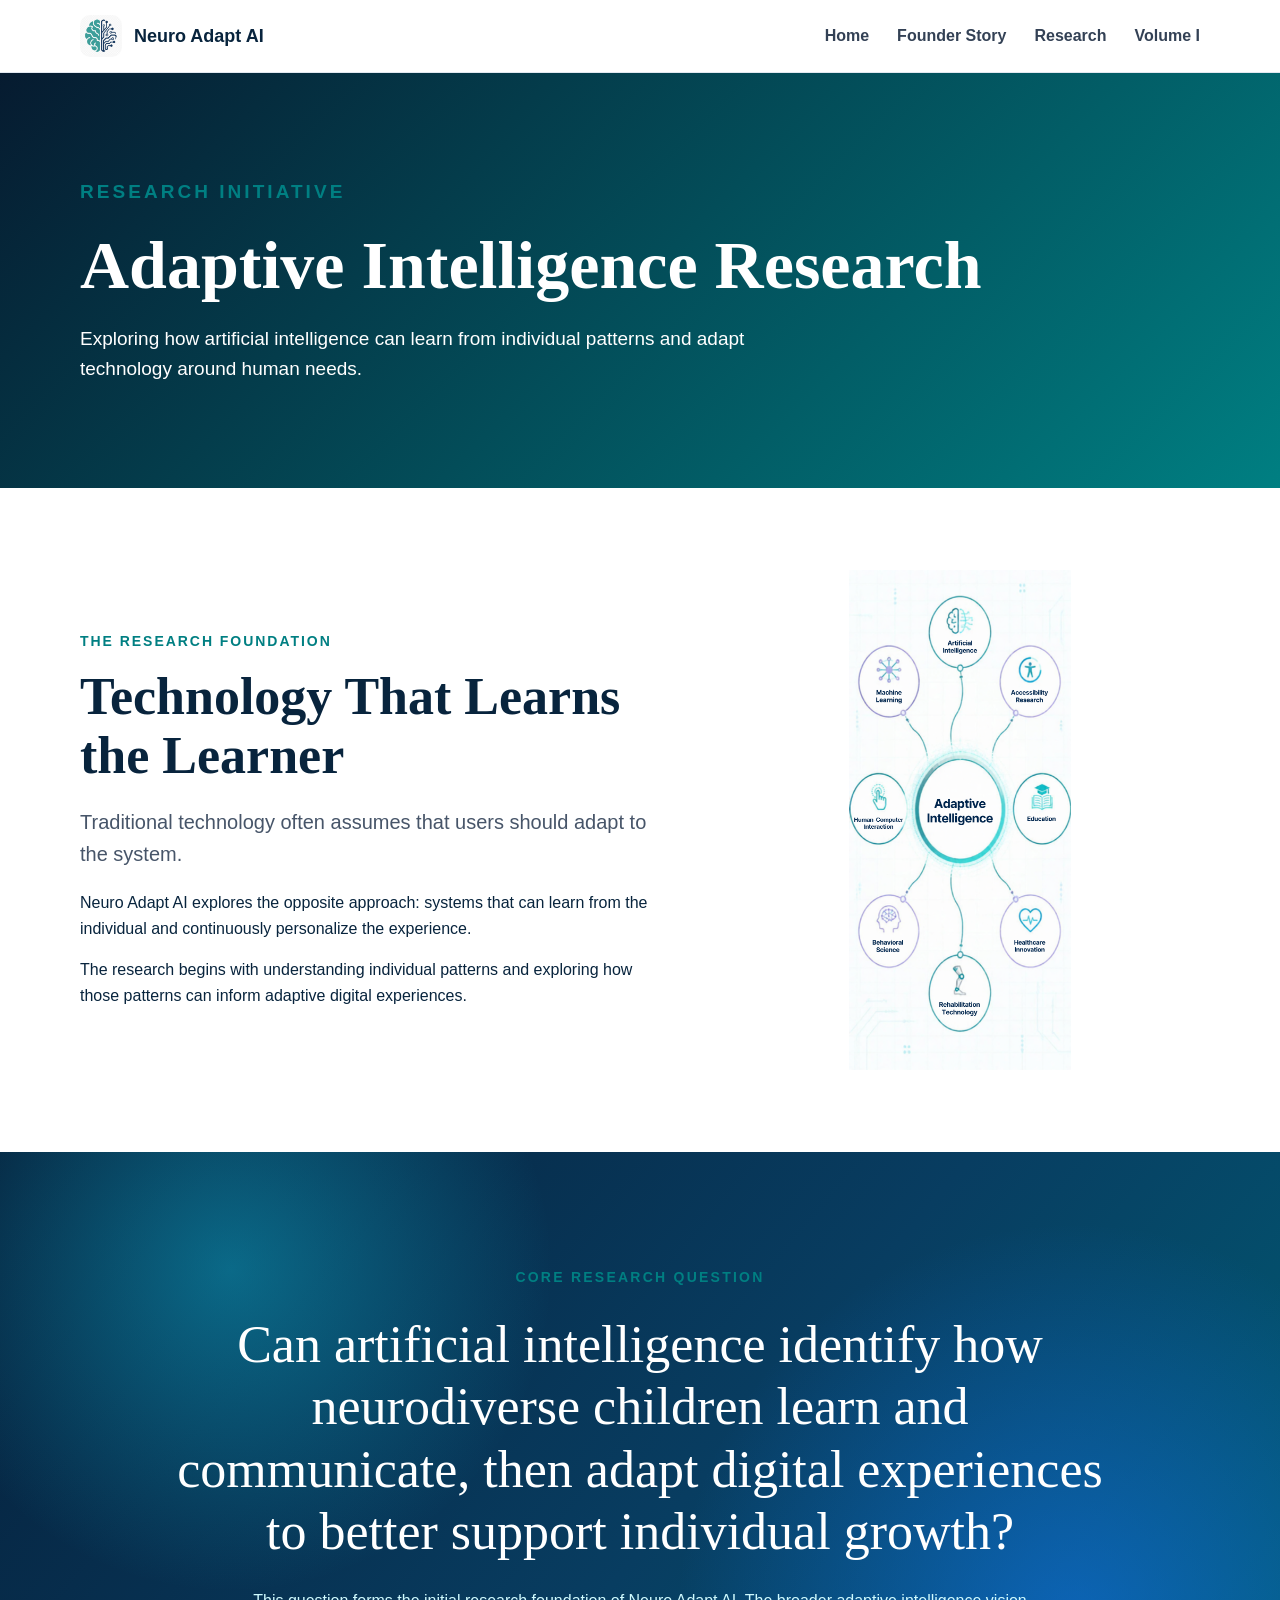
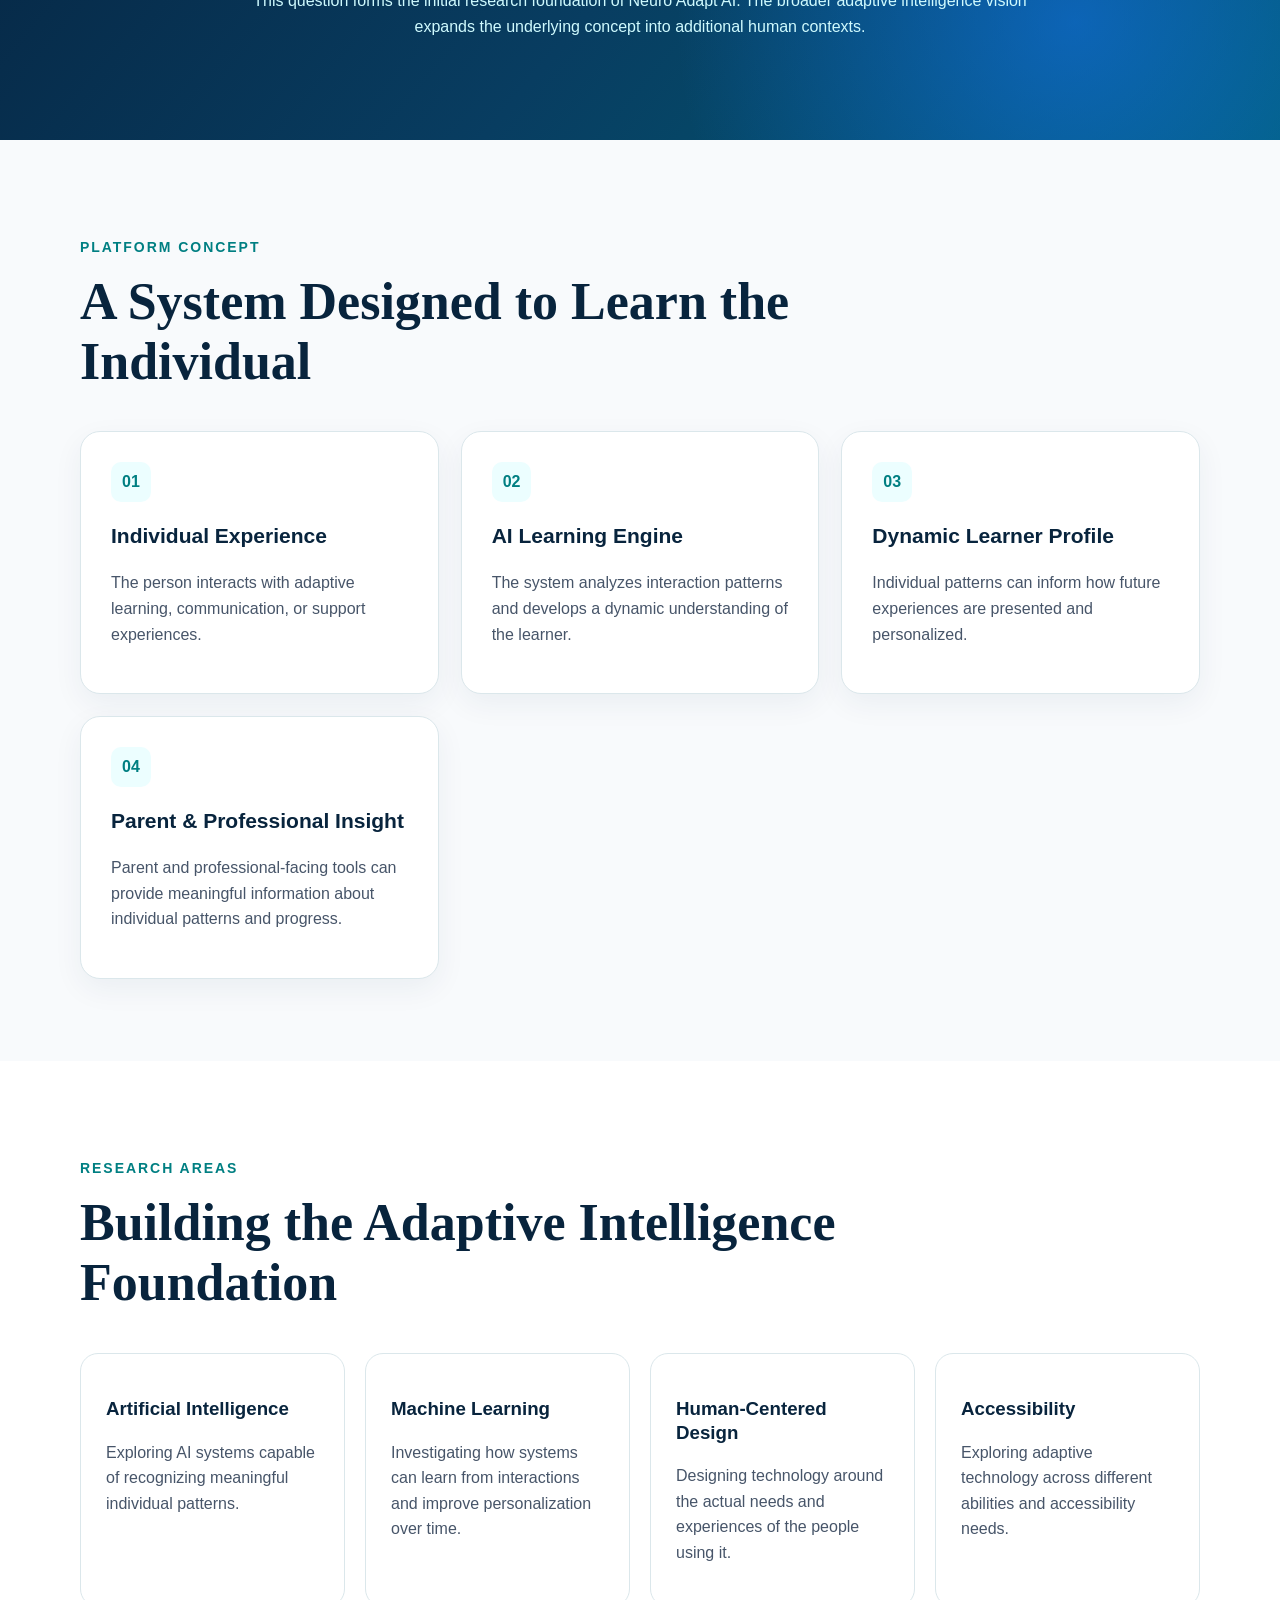
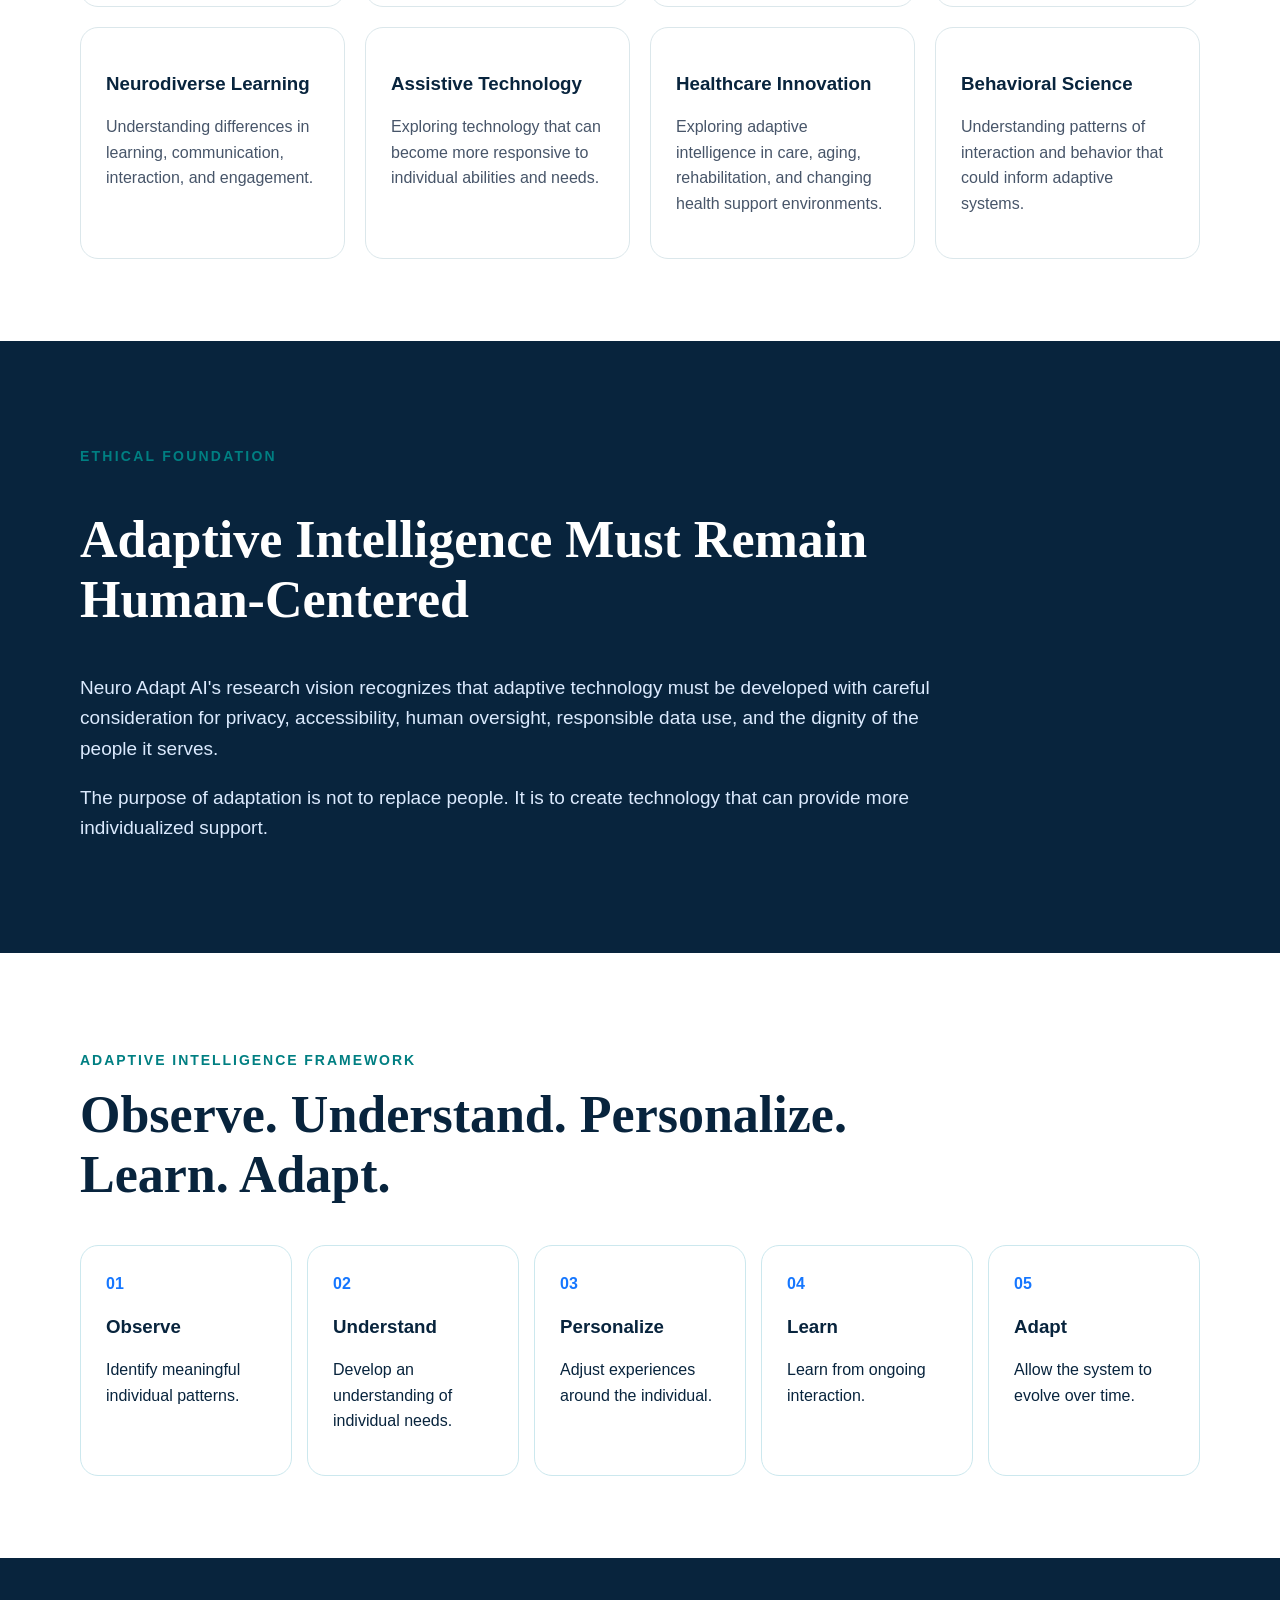
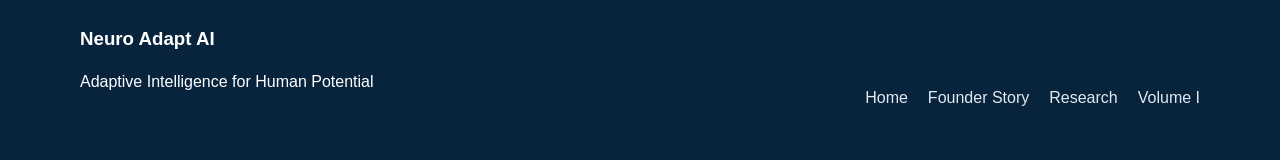
<file: research.html>
<!DOCTYPE html>
<html lang="en">

<head>

    <meta charset="UTF-8">

    <meta
        name="viewport"
        content="width=device-width, initial-scale=1.0"
    >

    <title>
        Research | Neuro Adapt AI
    </title>

    <link rel="stylesheet" href="style.css">

</head>
<link rel="stylesheet" href="style.css">

<body>


<header class="site-header">

    <div class="container navbar">

        <a href="index.html" class="logo">

            <img
                src="images/logo.jpg"
                alt="Neuro Adapt AI logo"
            >

            <span>
                Neuro Adapt AI
            </span>

        </a>


        <button
            class="menu-button"
            onclick="toggleMenu()"
        >
            ☰
        </button>


        <nav id="main-nav">

            <a href="index.html">
                Home
            </a>

            <a href="founder-story.html">
                Founder Story
            </a>

            <a href="research.html">
                Research
            </a>

            <a href="volume1.html">
                Volume I
            </a>

        </nav>

    </div>

</header>



<main>


<section class="page-hero">

    <div class="container">

        <p class="eyebrow">
            RESEARCH INITIATIVE
        </p>

        <h1>
            Adaptive Intelligence Research
        </h1>

        <p>
            Exploring how artificial intelligence can learn from
            individual patterns and adapt technology around human
            needs.
        </p>

    </div>

</section>



<section class="section">

    <div class="container two-column">

        <div>

            <p class="section-label">
                THE RESEARCH FOUNDATION
            </p>

            <h2>
                Technology That Learns the Learner
            </h2>

            <p class="large-text">
                Traditional technology often assumes that users
                should adapt to the system.
            </p>

            <p>
                Neuro Adapt AI explores the opposite approach:
                systems that can learn from the individual and
                continuously personalize the experience.
            </p>

            <p>
                The research begins with understanding individual
                patterns and exploring how those patterns can
                inform adaptive digital experiences.
            </p>

        </div>


        <div>

            <img
                src="images/adaptive-intelligence-framework.png"
                alt="Adaptive Intelligence Framework"
                class="feature-image"
            >

        </div>

    </div>

</section>



<!-- CORE RESEARCH QUESTION -->

<section class="quote-section">

    <div class="container">

        <p class="eyebrow">
            CORE RESEARCH QUESTION
        </p>

        <blockquote>

            Can artificial intelligence identify how neurodiverse
            children learn and communicate, then adapt digital
            experiences to better support individual growth?

        </blockquote>

        <p class="quote-note">

            This question forms the initial research foundation
            of Neuro Adapt AI. The broader adaptive intelligence
            vision expands the underlying concept into additional
            human contexts.

        </p>

    </div>

</section>



<!-- PLATFORM -->

<section class="section light-section">

    <div class="container">

        <div class="section-heading">

            <p class="section-label">
                PLATFORM CONCEPT
            </p>

            <h2>
                A System Designed to Learn the Individual
            </h2>

        </div>


        <div class="platform-grid">


            <div class="platform-card">

                <span class="number">
                    01
                </span>

                <h3>
                    Individual Experience
                </h3>

                <p>
                    The person interacts with adaptive learning,
                    communication, or support experiences.
                </p>

            </div>


            <div class="platform-card">

                <span class="number">
                    02
                </span>

                <h3>
                    AI Learning Engine
                </h3>

                <p>
                    The system analyzes interaction patterns and
                    develops a dynamic understanding of the learner.
                </p>

            </div>


            <div class="platform-card">

                <span class="number">
                    03
                </span>

                <h3>
                    Dynamic Learner Profile
                </h3>

                <p>
                    Individual patterns can inform how future
                    experiences are presented and personalized.
                </p>

            </div>


            <div class="platform-card">

                <span class="number">
                    04
                </span>

                <h3>
                    Parent & Professional Insight
                </h3>

                <p>
                    Parent and professional-facing tools can
                    provide meaningful information about individual
                    patterns and progress.
                </p>

            </div>

        </div>

    </div>

</section>



<!-- RESEARCH AREAS -->

<section class="section">

    <div class="container">

        <div class="section-heading">

            <p class="section-label">
                RESEARCH AREAS
            </p>

            <h2>
                Building the Adaptive Intelligence Foundation
            </h2>

        </div>


        <div class="research-grid">


            <article>

                <h3>
                    Artificial Intelligence
                </h3>

                <p>
                    Exploring AI systems capable of recognizing
                    meaningful individual patterns.
                </p>

            </article>


            <article>

                <h3>
                    Machine Learning
                </h3>

                <p>
                    Investigating how systems can learn from
                    interactions and improve personalization
                    over time.
                </p>

            </article>


            <article>

                <h3>
                    Human-Centered Design
                </h3>

                <p>
                    Designing technology around the actual needs
                    and experiences of the people using it.
                </p>

            </article>


            <article>

                <h3>
                    Accessibility
                </h3>

                <p>
                    Exploring adaptive technology across
                    different abilities and accessibility needs.
                </p>

            </article>


            <article>

                <h3>
                    Neurodiverse Learning
                </h3>

                <p>
                    Understanding differences in learning,
                    communication, interaction, and engagement.
                </p>

            </article>


            <article>

                <h3>
                    Assistive Technology
                </h3>

                <p>
                    Exploring technology that can become more
                    responsive to individual abilities and needs.
                </p>

            </article>


            <article>

                <h3>
                    Healthcare Innovation
                </h3>

                <p>
                    Exploring adaptive intelligence in care,
                    aging, rehabilitation, and changing health
                    support environments.
                </p>

            </article>


            <article>

                <h3>
                    Behavioral Science
                </h3>

                <p>
                    Understanding patterns of interaction and
                    behavior that could inform adaptive systems.
                </p>

            </article>

        </div>

    </div>

</section>



<!-- ETHICAL FOUNDATION -->

<section class="dark-section">

    <div class="container">

        <p class="eyebrow">
            ETHICAL FOUNDATION
        </p>

        <h2>
            Adaptive Intelligence Must Remain Human-Centered
        </h2>

        <p class="dark-text">

            Neuro Adapt AI's research vision recognizes that
            adaptive technology must be developed with careful
            consideration for privacy, accessibility, human
            oversight, responsible data use, and the dignity
            of the people it serves.

        </p>

        <p class="dark-text">

            The purpose of adaptation is not to replace people.
            It is to create technology that can provide more
            individualized support.

        </p>

    </div>

</section>



<!-- FRAMEWORK -->

<section class="section">

    <div class="container">

        <div class="section-heading">

            <p class="section-label">
                ADAPTIVE INTELLIGENCE FRAMEWORK
            </p>

            <h2>
                Observe. Understand. Personalize. Learn. Adapt.
            </h2>

        </div>


        <div class="framework-steps">

            <div>
                <strong>
                    01
                </strong>

                <h3>
                    Observe
                </h3>

                <p>
                    Identify meaningful individual patterns.
                </p>

            </div>


            <div>
                <strong>
                    02
                </strong>

                <h3>
                    Understand
                </h3>

                <p>
                    Develop an understanding of individual needs.
                </p>

            </div>


            <div>
                <strong>
                    03
                </strong>

                <h3>
                    Personalize
                </h3>

                <p>
                    Adjust experiences around the individual.
                </p>

            </div>


            <div>
                <strong>
                    04
                </strong>

                <h3>
                    Learn
                </h3>

                <p>
                    Learn from ongoing interaction.
                </p>

            </div>


            <div>
                <strong>
                    05
                </strong>

                <h3>
                    Adapt
                </h3>

                <p>
                    Allow the system to evolve over time.
                </p>

            </div>

        </div>

    </div>

</section>



</main>



<footer class="footer">

    <div class="container footer-content">

        <div>

            <h3>
                Neuro Adapt AI
            </h3>

            <p>
                Adaptive Intelligence for Human Potential
            </p>

        </div>


        <div class="footer-links">

            <a href="index.html">
                Home
            </a>

            <a href="founder-story.html">
                Founder Story
            </a>

            <a href="research.html">
                Research
            </a>

            <a href="volume1.html">
                Volume I
            </a>

        </div>

    </div>

</footer>


<script>

function toggleMenu() {

    document
        .getElementById("main-nav")
        .classList.toggle("mobile-open");

}

</script>


</body>

</html>
</file>
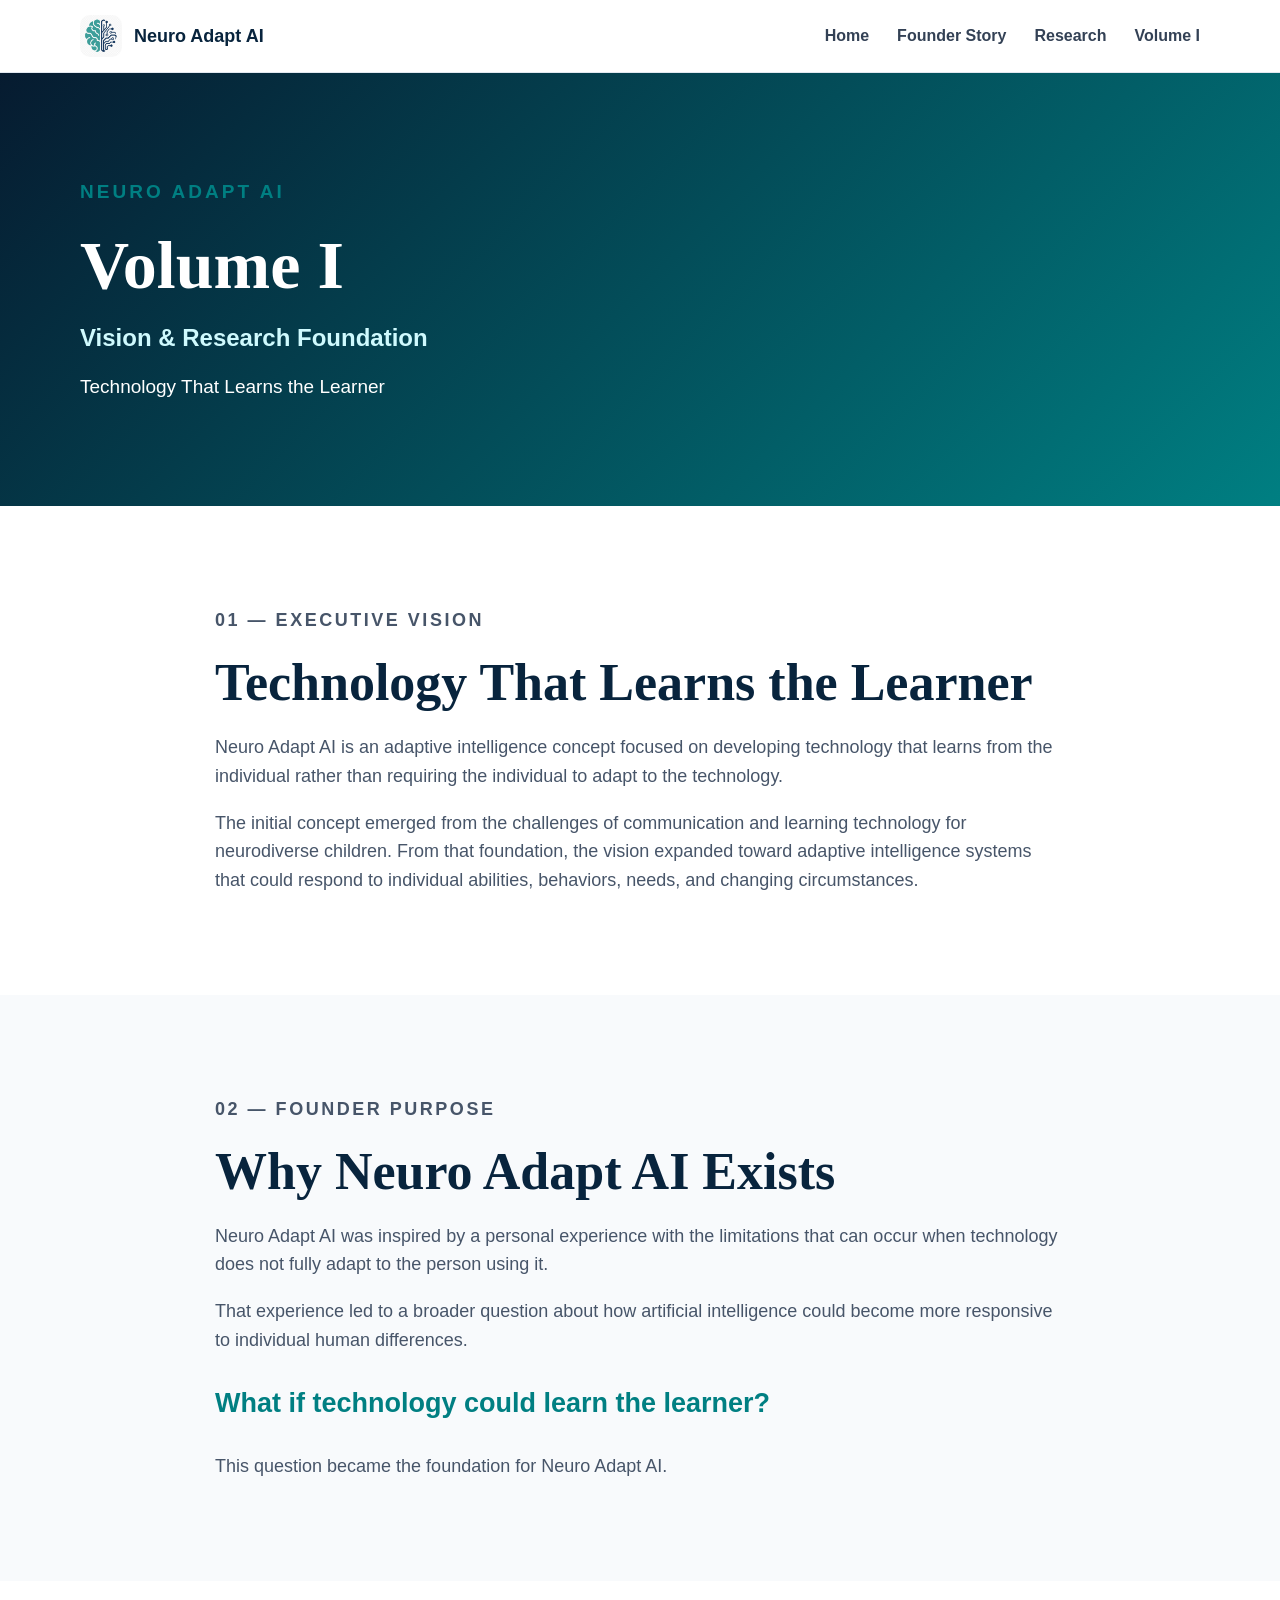
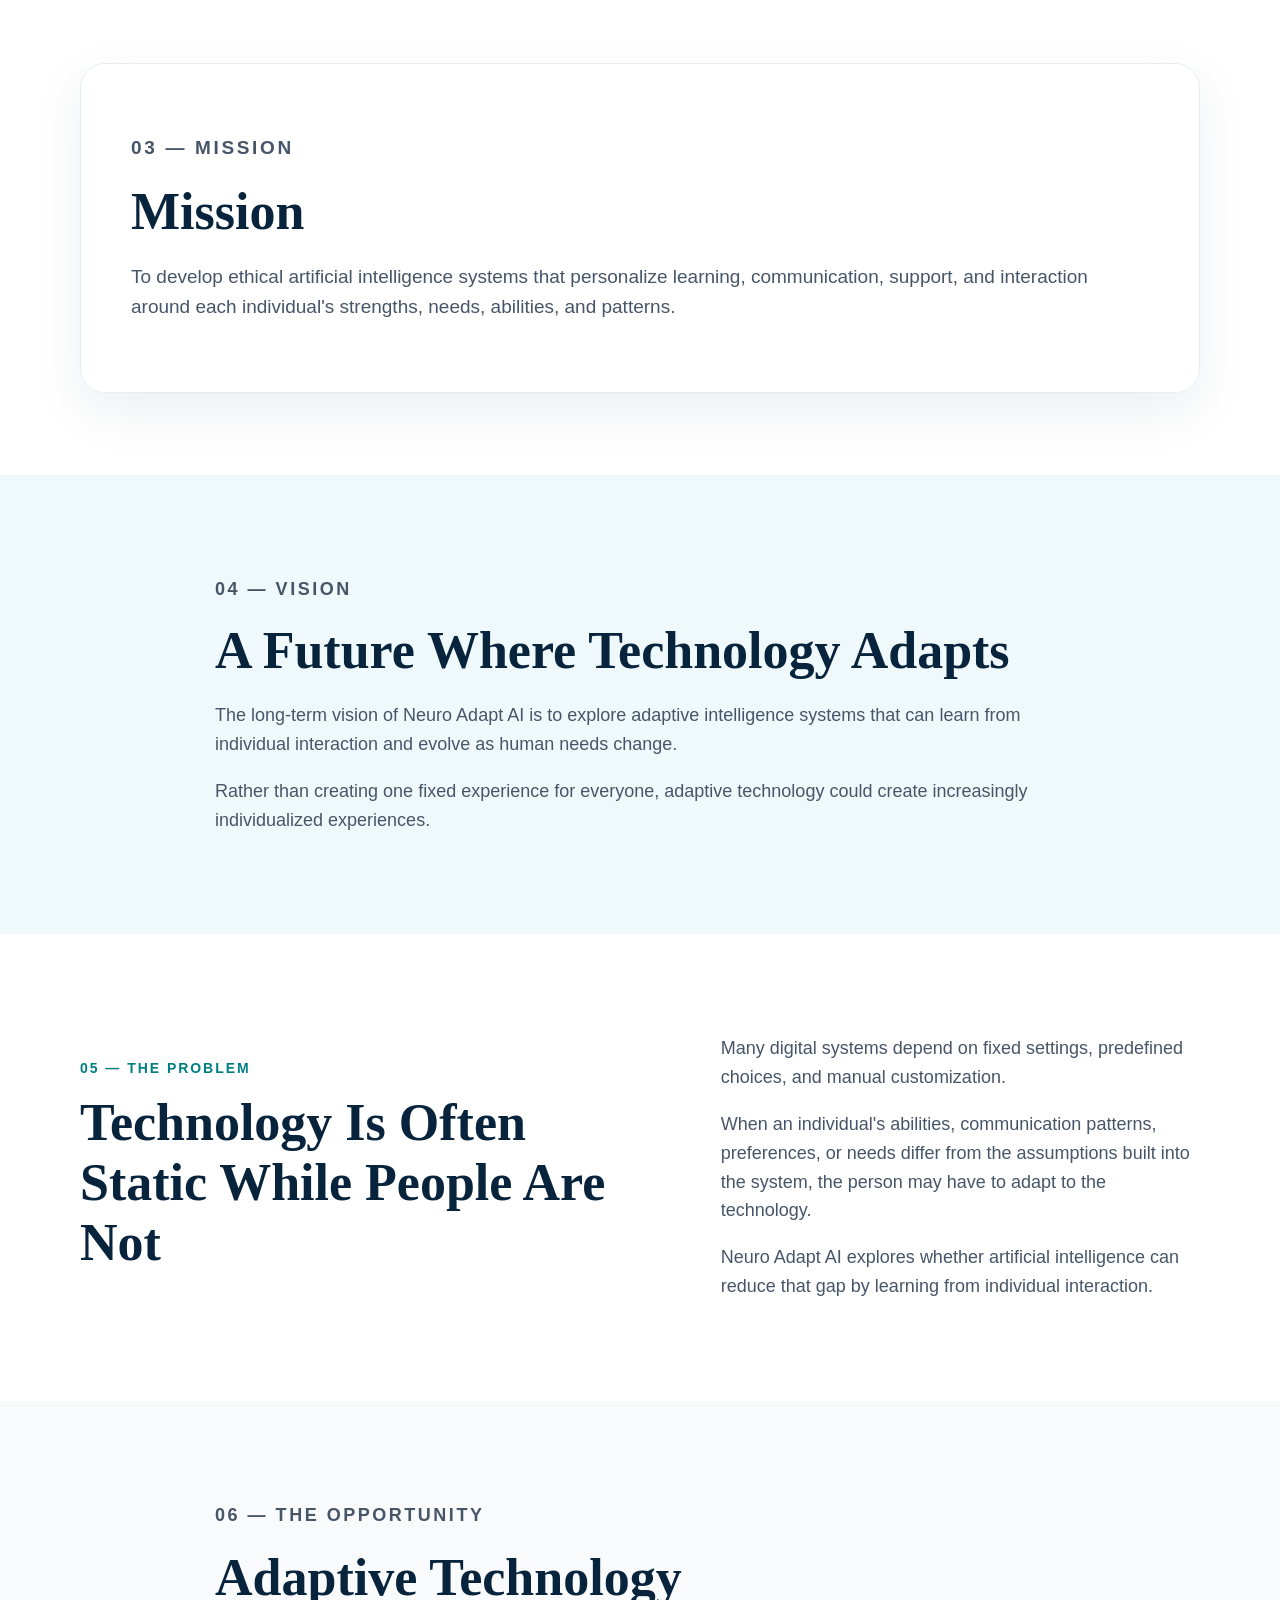
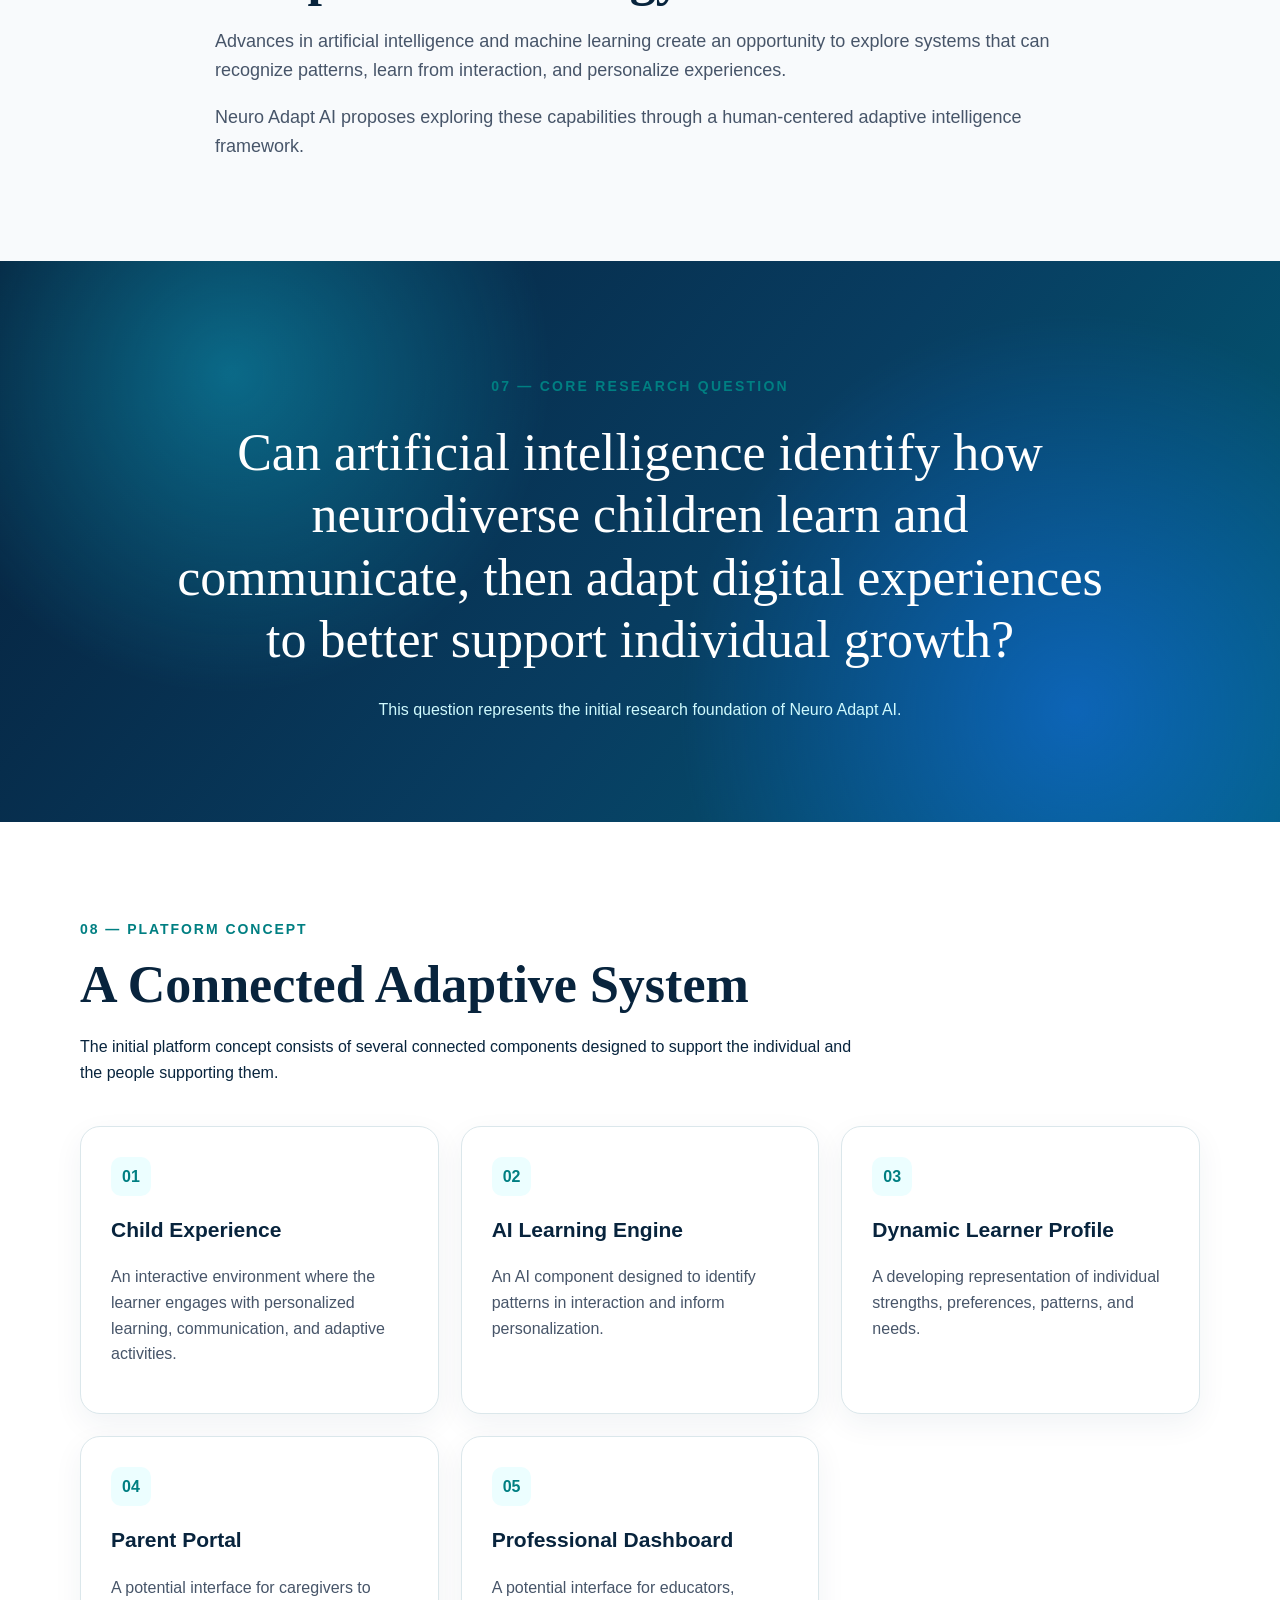
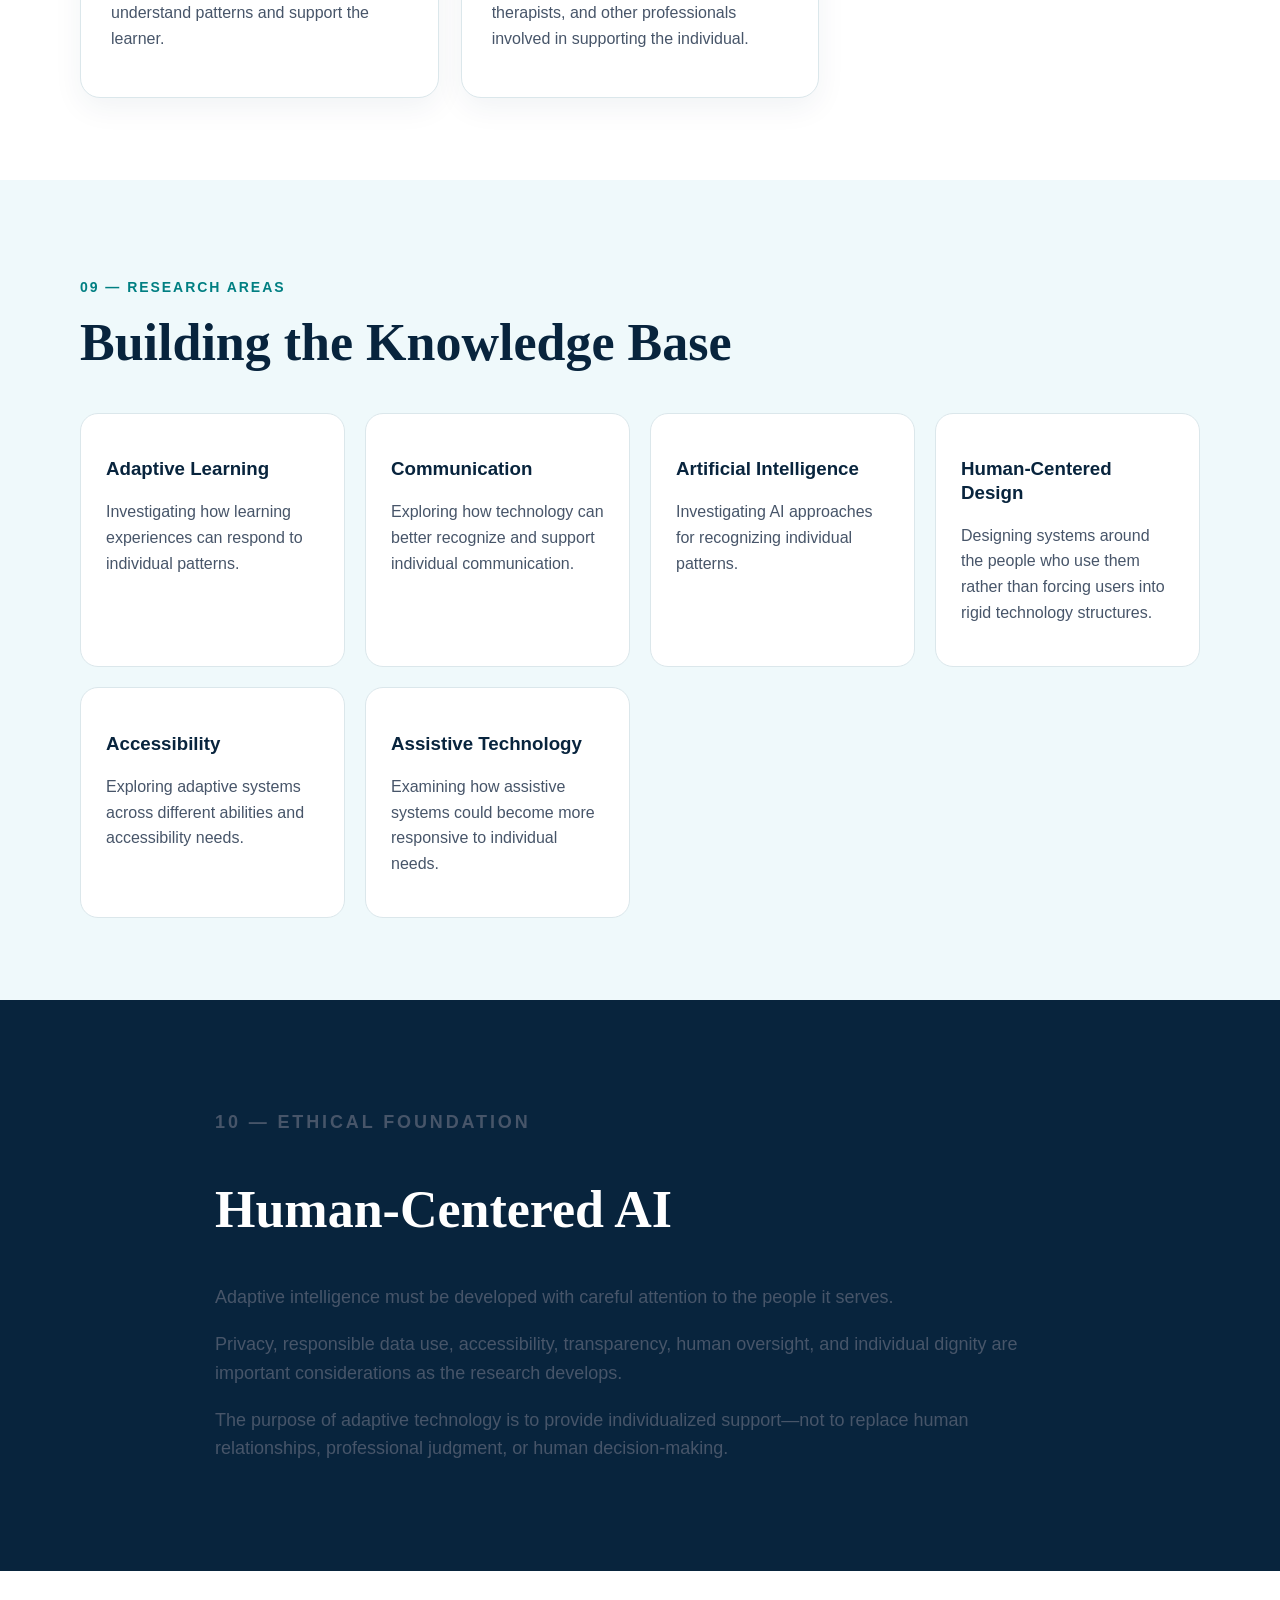
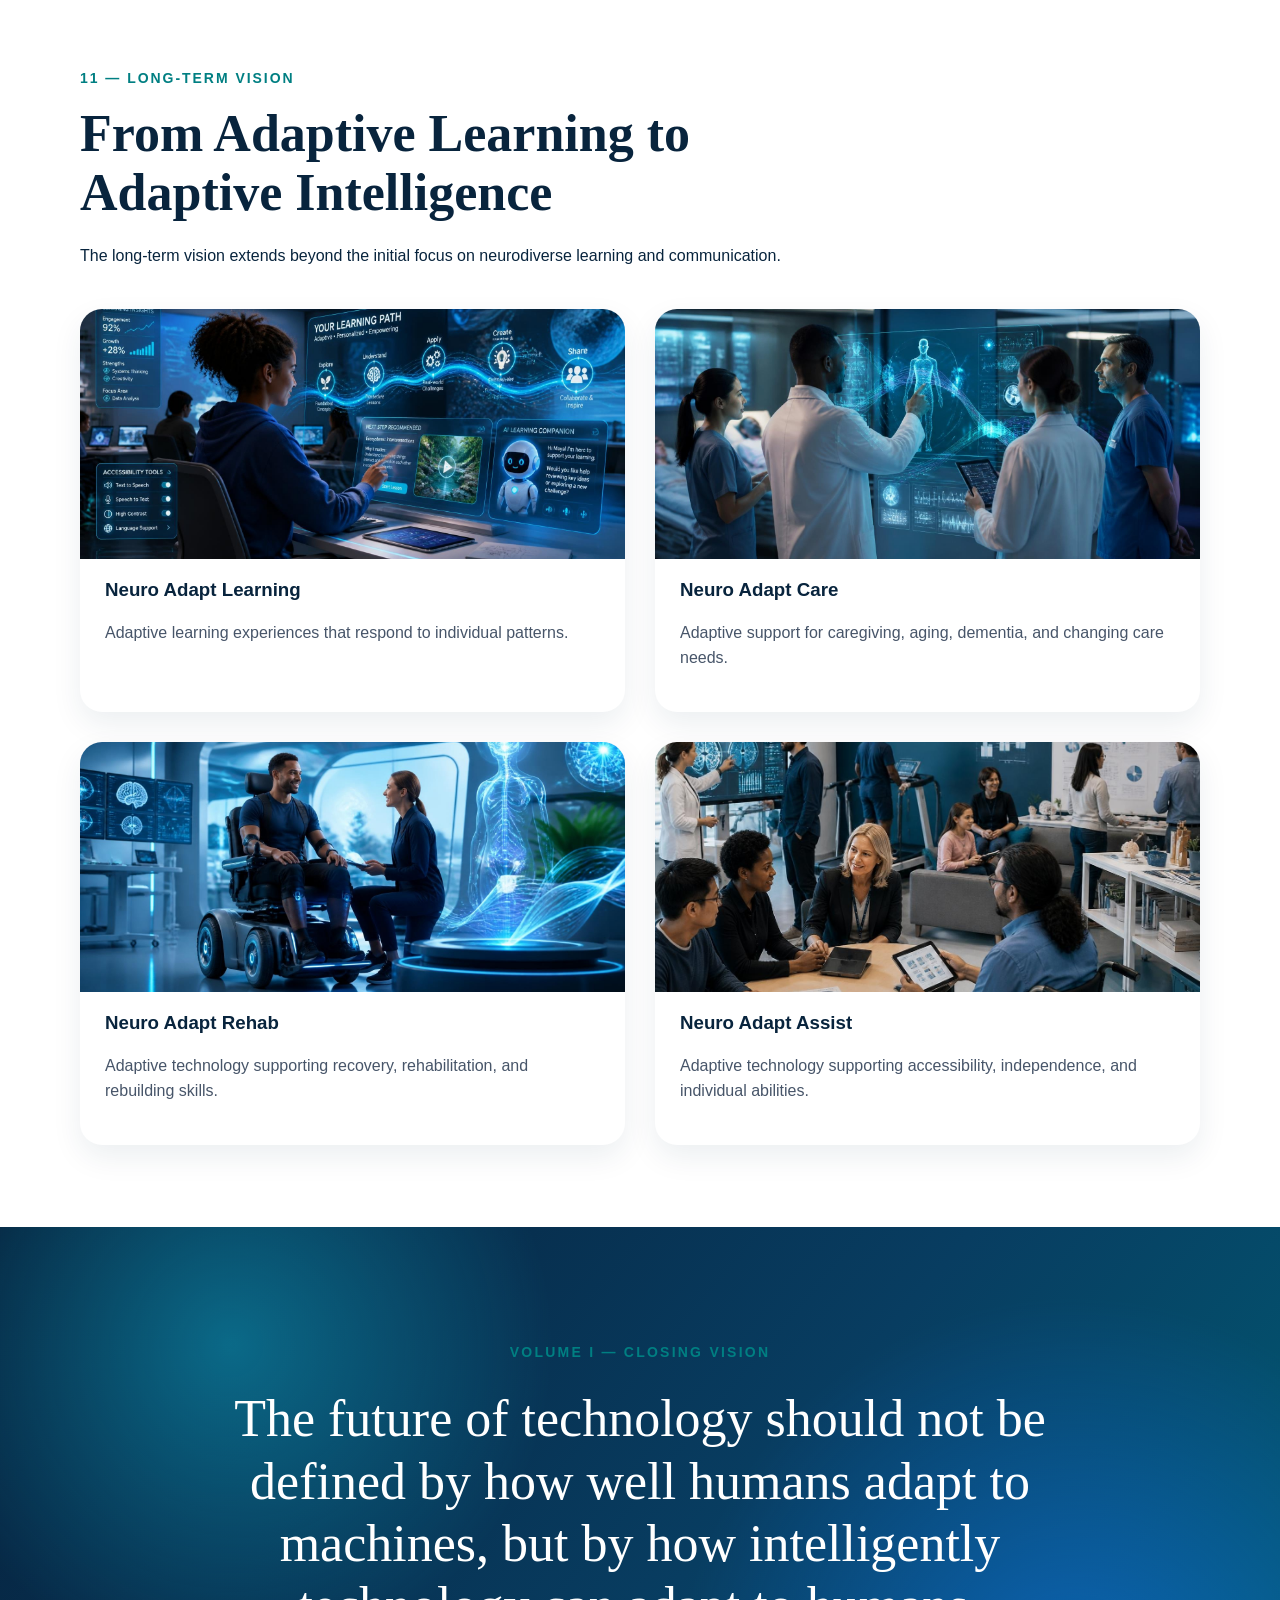
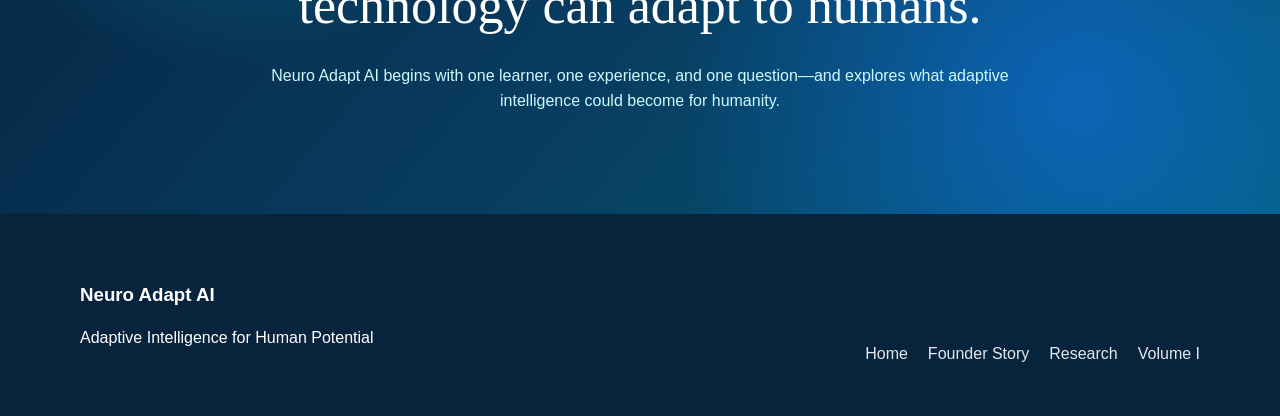
<file: volume1.html>
<!DOCTYPE html>
<html lang="en">

<head>

    <meta charset="UTF-8">

    <meta
        name="viewport"
        content="width=device-width, initial-scale=1.0"
    >

    <title>
        Volume I | Vision & Research Foundation | Neuro Adapt AI
    </title>

    <link rel="stylesheet" href="style.css">

</head>
<link rel="stylesheet" href="style.css">

<body>


<header class="site-header">

    <div class="container navbar">

        <a href="index.html" class="logo">

            <img
                src="images/logo.jpg"
                alt="Neuro Adapt AI logo"
            >

            <span>
                Neuro Adapt AI
            </span>

        </a>


        <button
            class="menu-button"
            onclick="toggleMenu()"
        >
            ☰
        </button>


        <nav id="main-nav">

            <a href="index.html">
                Home
            </a>

            <a href="founder-story.html">
                Founder Story
            </a>

            <a href="research.html">
                Research
            </a>

            <a href="volume1.html">
                Volume I
            </a>

        </nav>

    </div>

</header>



<main>


<!-- =========================
     VOLUME HERO
========================= -->

<section class="page-hero">

    <div class="container">

        <p class="eyebrow">
            NEURO ADAPT AI
        </p>

        <h1>
            Volume I
        </h1>

        <h2>
            Vision & Research Foundation
        </h2>

        <p>
            Technology That Learns the Learner
        </p>

    </div>

</section>



<!-- =========================
     EXECUTIVE VISION
========================= -->

<section class="section">

    <div class="container content">

        <p class="section-label">
            01 — EXECUTIVE VISION
        </p>

        <h2>
            Technology That Learns the Learner
        </h2>

        <p>
            Neuro Adapt AI is an adaptive intelligence concept
            focused on developing technology that learns from the
            individual rather than requiring the individual to
            adapt to the technology.
        </p>

        <p>
            The initial concept emerged from the challenges of
            communication and learning technology for neurodiverse
            children. From that foundation, the vision expanded
            toward adaptive intelligence systems that could
            respond to individual abilities, behaviors, needs,
            and changing circumstances.
        </p>

    </div>

</section>



<!-- =========================
     FOUNDER PURPOSE
========================= -->

<section class="section light-section">

    <div class="container content">

        <p class="section-label">
            02 — FOUNDER PURPOSE
        </p>

        <h2>
            Why Neuro Adapt AI Exists
        </h2>

        <p>
            Neuro Adapt AI was inspired by a personal experience
            with the limitations that can occur when technology
            does not fully adapt to the person using it.
        </p>

        <p>
            That experience led to a broader question about how
            artificial intelligence could become more responsive
            to individual human differences.
        </p>

        <p class="highlight-text">
            What if technology could learn the learner?
        </p>

        <p>
            This question became the foundation for Neuro Adapt AI.
        </p>

    </div>

</section>



<!-- =========================
     MISSION
========================= -->

<section class="section">

    <div class="container">

        <div class="mission-card">

            <p class="section-label">
                03 — MISSION
            </p>

            <h2>
                Mission
            </h2>

            <p class="large-text">

                To develop ethical artificial intelligence systems
                that personalize learning, communication, support,
                and interaction around each individual's strengths,
                needs, abilities, and patterns.

            </p>

        </div>

    </div>

</section>



<!-- =========================
     VISION
========================= -->

<section class="section light-blue-section">

    <div class="container content">

        <p class="section-label">
            04 — VISION
        </p>

        <h2>
            A Future Where Technology Adapts
        </h2>

        <p>
            The long-term vision of Neuro Adapt AI is to explore
            adaptive intelligence systems that can learn from
            individual interaction and evolve as human needs
            change.
        </p>

        <p>
            Rather than creating one fixed experience for
            everyone, adaptive technology could create
            increasingly individualized experiences.
        </p>

    </div>

</section>



<!-- =========================
     PROBLEM
========================= -->

<section class="section">

    <div class="container two-column">

        <div>

            <p class="section-label">
                05 — THE PROBLEM
            </p>

            <h2>
                Technology Is Often Static While People Are Not
            </h2>

        </div>


        <div class="content">

            <p>
                Many digital systems depend on fixed settings,
                predefined choices, and manual customization.
            </p>

            <p>
                When an individual's abilities, communication
                patterns, preferences, or needs differ from the
                assumptions built into the system, the person may
                have to adapt to the technology.
            </p>

            <p>
                Neuro Adapt AI explores whether artificial
                intelligence can reduce that gap by learning from
                individual interaction.
            </p>

        </div>

    </div>

</section>



<!-- =========================
     OPPORTUNITY
========================= -->

<section class="section light-section">

    <div class="container content">

        <p class="section-label">
            06 — THE OPPORTUNITY
        </p>

        <h2>
            Adaptive Technology
        </h2>

        <p>
            Advances in artificial intelligence and machine
            learning create an opportunity to explore systems
            that can recognize patterns, learn from interaction,
            and personalize experiences.
        </p>

        <p>
            Neuro Adapt AI proposes exploring these capabilities
            through a human-centered adaptive intelligence
            framework.
        </p>

    </div>

</section>



<!-- =========================
     CORE RESEARCH QUESTION
========================= -->

<section class="quote-section">

    <div class="container">

        <p class="eyebrow">
            07 — CORE RESEARCH QUESTION
        </p>

        <blockquote>

            Can artificial intelligence identify how
            neurodiverse children learn and communicate,
            then adapt digital experiences to better
            support individual growth?

        </blockquote>

        <p class="quote-note">

            This question represents the initial research
            foundation of Neuro Adapt AI.

        </p>

    </div>

</section>



<!-- =========================
     PLATFORM CONCEPT
========================= -->

<section class="section">

    <div class="container">

        <div class="section-heading">

            <p class="section-label">
                08 — PLATFORM CONCEPT
            </p>

            <h2>
                A Connected Adaptive System
            </h2>

            <p>
                The initial platform concept consists of several
                connected components designed to support the
                individual and the people supporting them.
            </p>

        </div>


        <div class="platform-grid">


            <article class="platform-card">

                <span class="number">
                    01
                </span>

                <h3>
                    Child Experience
                </h3>

                <p>
                    An interactive environment where the learner
                    engages with personalized learning,
                    communication, and adaptive activities.
                </p>

            </article>


            <article class="platform-card">

                <span class="number">
                    02
                </span>

                <h3>
                    AI Learning Engine
                </h3>

                <p>
                    An AI component designed to identify patterns
                    in interaction and inform personalization.
                </p>

            </article>


            <article class="platform-card">

                <span class="number">
                    03
                </span>

                <h3>
                    Dynamic Learner Profile
                </h3>

                <p>
                    A developing representation of individual
                    strengths, preferences, patterns, and needs.
                </p>

            </article>


            <article class="platform-card">

                <span class="number">
                    04
                </span>

                <h3>
                    Parent Portal
                </h3>

                <p>
                    A potential interface for caregivers to
                    understand patterns and support the learner.
                </p>

            </article>


            <article class="platform-card">

                <span class="number">
                    05
                </span>

                <h3>
                    Professional Dashboard
                </h3>

                <p>
                    A potential interface for educators,
                    therapists, and other professionals involved
                    in supporting the individual.
                </p>

            </article>

        </div>

    </div>

</section>



<!-- =========================
     RESEARCH AREAS
========================= -->

<section class="section light-blue-section">

    <div class="container">

        <div class="section-heading">

            <p class="section-label">
                09 — RESEARCH AREAS
            </p>

            <h2>
                Building the Knowledge Base
            </h2>

        </div>


        <div class="research-grid">


            <article>

                <h3>
                    Adaptive Learning
                </h3>

                <p>
                    Investigating how learning experiences can
                    respond to individual patterns.
                </p>

            </article>


            <article>

                <h3>
                    Communication
                </h3>

                <p>
                    Exploring how technology can better recognize
                    and support individual communication.
                </p>

            </article>


            <article>

                <h3>
                    Artificial Intelligence
                </h3>

                <p>
                    Investigating AI approaches for recognizing
                    individual patterns.
                </p>

            </article>


            <article>

                <h3>
                    Human-Centered Design
                </h3>

                <p>
                    Designing systems around the people who use
                    them rather than forcing users into rigid
                    technology structures.
                </p>

            </article>


            <article>

                <h3>
                    Accessibility
                </h3>

                <p>
                    Exploring adaptive systems across different
                    abilities and accessibility needs.
                </p>

            </article>


            <article>

                <h3>
                    Assistive Technology
                </h3>

                <p>
                    Examining how assistive systems could become
                    more responsive to individual needs.
                </p>

            </article>

        </div>

    </div>

</section>



<!-- =========================
     ETHICAL FOUNDATION
========================= -->

<section class="dark-section">

    <div class="container content">

        <p class="eyebrow">
            10 — ETHICAL FOUNDATION
        </p>

        <h2>
            Human-Centered AI
        </h2>

        <p class="dark-text">
            Adaptive intelligence must be developed with careful
            attention to the people it serves.
        </p>

        <p class="dark-text">
            Privacy, responsible data use, accessibility,
            transparency, human oversight, and individual dignity
            are important considerations as the research develops.
        </p>

        <p class="dark-text">
            The purpose of adaptive technology is to provide
            individualized support—not to replace human
            relationships, professional judgment, or human
            decision-making.
        </p>

    </div>

</section>



<!-- =========================
     LONG-TERM VISION
========================= -->

<section class="section">

    <div class="container">

        <div class="section-heading">

            <p class="section-label">
                11 — LONG-TERM VISION
            </p>

            <h2>
                From Adaptive Learning to Adaptive Intelligence
            </h2>

            <p>
                The long-term vision extends beyond the initial
                focus on neurodiverse learning and communication.
            </p>

        </div>


        <div class="ecosystem-large-grid">


            <article>

                <img
                    src="images/neuro-adapt-learning.jpg"
                    alt="Neuro Adapt Learning"
                >

                <h3>
                    Neuro Adapt Learning
                </h3>

                <p>
                    Adaptive learning experiences that respond
                    to individual patterns.
                </p>

            </article>


            <article>

                <img
                    src="images/neuro-adapt-care.jpg"
                    alt="Neuro Adapt Care"
                >

                <h3>
                    Neuro Adapt Care
                </h3>

                <p>
                    Adaptive support for caregiving, aging,
                    dementia, and changing care needs.
                </p>

            </article>


            <article>

                <img
                    src="images/neuro-adapt-rehab.jpg"
                    alt="Neuro Adapt Rehab"
                >

                <h3>
                    Neuro Adapt Rehab
                </h3>

                <p>
                    Adaptive technology supporting recovery,
                    rehabilitation, and rebuilding skills.
                </p>

            </article>


            <article>

                <img
                    src="images/neuro-adapt-assist.jpg"
                    alt="Neuro Adapt Assist"
                >

                <h3>
                    Neuro Adapt Assist
                </h3>

                <p>
                    Adaptive technology supporting accessibility,
                    independence, and individual abilities.
                </p>

            </article>

        </div>

    </div>

</section>



<!-- =========================
     CLOSING
========================= -->

<section class="quote-section">

    <div class="container">

        <p class="eyebrow">
            VOLUME I — CLOSING VISION
        </p>

        <blockquote>

            The future of technology should not be defined
            by how well humans adapt to machines, but by
            how intelligently technology can adapt to humans.

        </blockquote>

        <p class="quote-note">

            Neuro Adapt AI begins with one learner, one
            experience, and one question—and explores what
            adaptive intelligence could become for humanity.

        </p>

    </div>

</section>


</main>



<footer class="footer">

    <div class="container footer-content">

        <div>

            <h3>
                Neuro Adapt AI
            </h3>

            <p>
                Adaptive Intelligence for Human Potential
            </p>

        </div>


        <div class="footer-links">

            <a href="index.html">
                Home
            </a>

            <a href="founder-story.html">
                Founder Story
            </a>

            <a href="research.html">
                Research
            </a>

            <a href="volume1.html">
                Volume I
            </a>

        </div>

    </div>

</footer>


<script>

function toggleMenu() {

    document
        .getElementById("main-nav")
        .classList.toggle("mobile-open");

}

</script>


</body>

</html>
</file>
<file: style.css>
:root {

    --ink: #08243d;
    --deep: #061b30;

    --teal: #007f82;
    --cyan: #10c9e8;
    --blue: #1677ff;

    --mist: #eff9fb;

    --line: #cce8ee;

    --white: #ffffff;

    --text: #475569;

}


/* =========================
   BASIC RESET
========================= */

* {

    box-sizing: border-box;

}


html {

    scroll-behavior: smooth;

}


body {

    margin: 0;

    font-family:
        Arial,
        "DM Sans",
        sans-serif;

    color: var(--ink);

    background: white;

    line-height: 1.6;

}


img {

    display: block;

    max-width: 100%;

    height: auto;

}


a {

    color: inherit;

}


h1,
h2 {

    font-family:
        Georgia,
        "Fraunces",
        serif;

    line-height: 1.15;

}


h3 {

    line-height: 1.25;

}



/* =========================
   CONTAINER
========================= */

.container {

    width: min(
        1120px,
        calc(100% - 40px)
    );

    margin: auto;

}



/* =========================
   HEADER
========================= */

.site-header {

    position: sticky;

    top: 0;

    z-index: 100;

    background:
        rgba(255,255,255,.96);

    backdrop-filter:
        blur(15px);

    border-bottom:
        1px solid #e2e8f0;

}


.navbar {

    min-height: 72px;

    display: flex;

    align-items: center;

    justify-content: space-between;

}


.logo {

    display: flex;

    align-items: center;

    gap: 12px;

    text-decoration: none;

    font-weight: 700;

    font-size: 18px;

}


.logo img {

    width: 42px;

    height: 42px;

    object-fit: contain;

    border-radius: 10px;

}


#main-nav {

    display: flex;

    align-items: center;

    gap: 28px;

}


#main-nav a {

    text-decoration: none;

    font-weight: 600;

    color: #334155;

}


#main-nav a:hover {

    color: var(--teal);

}


.menu-button {

    display: none;

    border: none;

    background: transparent;

    font-size: 28px;

    cursor: pointer;

}



/* =========================
   HERO
========================= */

.hero {

    position: relative;

    min-height: 640px;

    display: flex;

    align-items: center;

    overflow: hidden;

    background:
        var(--deep);

}


.hero-image {

    position: absolute;

    inset: 0;

    width: 100%;

    height: 100%;

    object-fit: cover;

}


.hero-overlay {

    position: absolute;

    inset: 0;

    background:
        linear-gradient(
            90deg,
            rgba(3,21,39,.94),
            rgba(3,21,39,.76) 46%,
            rgba(3,21,39,.34)
        );

}


.hero-grid {

    position: absolute;

    inset: 0;

    opacity: .25;

    background-image:

        linear-gradient(
            rgba(16,201,232,.12) 1px,
            transparent 1px
        ),

        linear-gradient(
            90deg,
            rgba(16,201,232,.12) 1px,
            transparent 1px
        );

    background-size: 34px 34px;

}


.hero-content {

    position: relative;

    color: white;

    padding: 100px 0;

    max-width: 780px;

}


.eyebrow {

    text-transform: uppercase;

    letter-spacing: .16em;

    font-size: 14px;

    font-weight: 700;

    color: var(--teal);

}


.hero .eyebrow {

    color: #a5f3fc;

}


.hero h1 {

    font-size:
        clamp(
            45px,
            7vw,
            78px
        );

    margin: 15px 0;

}


.hero h2 {

    font-family:
        Arial,
        sans-serif;

    font-size:
        clamp(
            25px,
            4vw,
            36px
        );

    color: #cffafe;

    margin-bottom: 20px;

}


.hero-text {

    font-size: 19px;

    max-width: 690px;

}



/* =========================
   BUTTONS
========================= */

.button-group {

    display: flex;

    gap: 12px;

    flex-wrap: wrap;

    margin-top: 30px;

}


.button {

    display: inline-block;

    padding:
        13px 22px;

    border-radius: 12px;

    text-decoration: none;

    font-weight: 700;

}


.primary {

    background:
        var(--cyan);

    color:
        #06203b;

}


.secondary {

    border:
        1px solid rgba(
            255,
            255,
            255,
            .5
        );

    background:
        rgba(
            255,
            255,
            255,
            .1
        );

    color: white;

}


.teal {

    background:
        var(--teal);

    color: white;

}



/* =========================
   SECTIONS
========================= */

.section {

    padding:
        82px 0;

}


.light-section {

    background:
        #f8fafc;

}


.light-blue-section {

    background:
        var(--mist);

}


.two-column {

    display: grid;

    grid-template-columns:
        1.1fr .9fr;

    gap: 55px;

    align-items: center;

}


.section-label {

    text-transform: uppercase;

    letter-spacing: .14em;

    font-size: 14px;

    font-weight: 700;

    color: var(--teal);

}


.section-heading {

    max-width: 780px;

}


.section h2 {

    font-size:
        clamp(
            35px,
            5vw,
            52px
        );

    margin:
        10px 0 20px;

}


.large-text {

    font-size: 20px;

    color: var(--text);

}


.content {

    max-width: 850px;

}


.content p {

    font-size: 18px;

    color: var(--text);

}



/* =========================
   VISION CARD
========================= */

.vision-card {

    position: relative;

    overflow: hidden;

    padding: 40px;

    border-radius: 25px;

    background:
        #ecfeff;

    border:
        1px solid #cce8ee;

}


.vision-card h3 {

    font-size: 27px;

}


.vision-card p {

    color: var(--text);

}


.vision-icon {

    width: 55px;

    height: 55px;

    display: flex;

    align-items: center;

    justify-content: center;

    background: white;

    border-radius: 15px;

    color: var(--teal);

    font-size: 28px;

}



/* =========================
   IMAGES
========================= */

.image-frame {

    padding: 10px;

    border-radius: 25px;

    background:
        linear-gradient(
            135deg,
            #a5f3fc,
            #dbeafe
        );

}


.image-frame img {

    width: 100%;

    height: 440px;

    object-fit: cover;

    border-radius: 18px;

}


.feature-image {

    width: 100%;

    max-height: 500px;

    object-fit: contain;

    border-radius: 20px;

}



/* =========================
   MISSION
========================= */

.mission-card {

    padding: 50px;

    border-radius: 25px;

    border:
        1px solid #e5eef2;

    box-shadow:
        0 18px 50px
        rgba(
            8,
            51,
            78,
            .08
        );

}


.mission-card p {

    color: var(--text);

    font-size: 19px;

}



/* =========================
   CARDS
========================= */

.card-grid {

    display: grid;

    grid-template-columns:
        repeat(
            4,
            1fr
        );

    gap: 22px;

    margin-top: 40px;

}


.ecosystem-card {

    background: white;

    border-radius: 18px;

    overflow: hidden;

    box-shadow:
        0 12px 28px
        rgba(
            8,
            65,
            91,
            .10
        );

    transition:
        transform .2s ease;

}


.ecosystem-card:hover {

    transform:
        translateY(-5px);

}


.ecosystem-card img {

    width: 100%;

    height: 190px;

    object-fit: cover;

}


.card-content {

    padding: 24px;

}


.card-content h3 {

    font-family:
        Arial,
        sans-serif;

    font-size: 21px;

}


.card-content p {

    color: var(--text);

}



/* =========================
   FRAMEWORK
========================= */

.framework-list {

    margin-top: 25px;

}


.framework-list div {

    padding: 15px 0;

    border-bottom:
        1px solid #e2e8f0;

    font-weight: 600;

}


.framework-list strong {

    color: var(--blue);

    margin-right: 15px;

}


.framework-image img {

    width: 100%;

    max-height: 500px;

    object-fit: contain;

}



/* =========================
   QUOTE
========================= */

.quote-section {

    padding:
        100px 0;

    background:

        radial-gradient(
            circle at 18% 20%,
            rgba(
                16,
                201,
                232,
                .4
            ),
            transparent 28%
        ),

        radial-gradient(
            circle at 84% 80%,
            rgba(
                22,
                119,
                255,
                .5
            ),
            transparent 34%
        ),

        linear-gradient(
            130deg,
            #06203b,
            #083d61 55%,
            #005e75
        );

    color: white;

    text-align: center;

}


.quote-section blockquote {

    max-width: 950px;

    margin:
        25px auto;

    font-family:
        Georgia,
        serif;

    font-size:
        clamp(
            30px,
            5vw,
            52px
        );

    line-height: 1.2;

}


.quote-note {

    max-width: 800px;

    margin: auto;

    color: #cffafe;

}



/* =========================
   PAGE HERO
========================= */

.page-hero {

    padding:
        85px 0;

    background:
        linear-gradient(
            135deg,
            #061b30,
            #007f82
        );

    color: white;

}


.page-hero h1 {

    font-size:
        clamp(
            45px,
            6vw,
            68px
        );

    margin:
        10px 0;

}


.page-hero h2 {

    font-family:
        Arial,
        sans-serif;

    color: #cffafe;

}


.page-hero p {

    max-width: 750px;

    font-size: 19px;

}



/* =========================
   HIGHLIGHT
========================= */

.highlight-text {

    font-size: 27px !important;

    font-weight: 700;

    color:
        var(--teal) !important;

}



/* =========================
   PLATFORM CARDS
========================= */

.platform-grid {

    display: grid;

    grid-template-columns:
        repeat(
            3,
            1fr
        );

    gap: 22px;

    margin-top: 40px;

}


.platform-card {

    padding: 30px;

    background: white;

    border:
        1px solid #dbe7eb;

    border-radius: 20px;

    box-shadow:
        0 10px 30px
        rgba(
            8,
            51,
            78,
            .06
        );

}


.platform-card .number {

    display: inline-flex;

    padding:
        7px 11px;

    border-radius: 10px;

    background:
        #ecfeff;

    color:
        var(--teal);

    font-weight: 700;

}


.platform-card h3 {

    font-family:
        Arial,
        sans-serif;

    font-size: 21px;

}


.platform-card p {

    color: var(--text);

}



/* =========================
   RESEARCH GRID
========================= */

.research-grid {

    display: grid;

    grid-template-columns:
        repeat(
            4,
            1fr
        );

    gap: 20px;

    margin-top: 40px;

}


.research-grid article {

    padding: 25px;

    border-radius: 18px;

    background: white;

    border:
        1px solid #dbe7eb;

}


.research-grid h3 {

    font-family:
        Arial,
        sans-serif;

}


.research-grid p {

    color: var(--text);

}



/* =========================
   FRAMEWORK STEPS
========================= */

.framework-steps {

    display: grid;

    grid-template-columns:
        repeat(
            5,
            1fr
        );

    gap: 15px;

    margin-top: 40px;

}


.framework-steps div {

    padding: 25px;

    background: white;

    border:
        1px solid #cce8ee;

    border-radius: 18px;

}


.framework-steps strong {

    color:
        var(--blue);

}



/* =========================
   LARGE ECOSYSTEM
========================= */

.ecosystem-large-grid {

    display: grid;

    grid-template-columns:
        repeat(
            2,
            1fr
        );

    gap: 30px;

    margin-top: 40px;

}


.ecosystem-large-grid article {

    overflow: hidden;

    background: white;

    border-radius: 22px;

    box-shadow:
        0 12px 30px
        rgba(
            8,
            51,
            78,
            .08
        );

    padding-bottom: 25px;

}


.ecosystem-large-grid img {

    width: 100%;

    height: 250px;

    object-fit: cover;

}


.ecosystem-large-grid h3,
.ecosystem-large-grid p {

    margin-left: 25px;

    margin-right: 25px;

}


.ecosystem-large-grid p {

    color: var(--text);

}



/* =========================
   SIMPLE CARDS
========================= */

.simple-card {

    background: white;

    padding: 30px;

    border-radius: 20px;

    border:
        1px solid #dbe7eb;

}



/* =========================
   DARK SECTION
========================= */

.dark-section {

    padding:
        90px 0;

    background:
        var(--ink);

    color: white;

}


.dark-section h2 {

    max-width: 800px;

    font-size:
        clamp(
            35px,
            5vw,
            52px
        );

}


.dark-text {

    max-width: 850px;

    color:
        #dbeafe;

    font-size: 19px;

}



/* =========================
   CENTERED
========================= */

.centered {

    text-align: center;

}


.centered p {

    max-width: 800px;

    margin-left: auto;

    margin-right: auto;

}



/* =========================
   FOOTER
========================= */

.footer {

    padding:
        50px 0;

    background:
        var(--ink);

    color: white;

}


.footer-content {

    display: flex;

    justify-content: space-between;

    align-items: flex-end;

    gap: 30px;

}


.footer h3 {

    font-family:
        Arial,
        sans-serif;

}


.footer-small {

    color:
        #a5f3fc;

}


.footer-links {

    display: flex;

    gap: 20px;

    flex-wrap: wrap;

}


.footer-links a {

    color:
        #e2e8f0;

    text-decoration: none;

}



/* =========================
   MOBILE
========================= */

@media (
    max-width: 900px
) {

    .two-column {

        grid-template-columns: 1fr;

    }


    .card-grid {

        grid-template-columns:
            repeat(
                2,
                1fr
            );

    }


    .platform-grid {

        grid-template-columns:
            repeat(
                2,
                1fr
            );

    }


    .research-grid {

        grid-template-columns:
            repeat(
                2,
                1fr
            );

    }


    .framework-steps {

        grid-template-columns:
            repeat(
                2,
                1fr
            );

    }

}


@media (
    max-width: 700px
) {

    .container {

        width:
            calc(
                100% - 28px
            );

    }


    #main-nav {

        display: none;

        position: absolute;

        top: 72px;

        left: 0;

        right: 0;

        background: white;

        padding: 18px;

        flex-direction: column;

        align-items: stretch;

        border-bottom:
            1px solid #e2e8f0;

    }


    #main-nav.mobile-open {

        display: flex;

    }


    .menu-button {

        display: block;

    }


    .hero {

        min-height: 600px;

    }


    .card-grid,
    .platform-grid,
    .research-grid,
    .framework-steps,
    .ecosystem-large-grid {

        grid-template-columns: 1fr;

    }


    .image-frame img {

        height: 330px;

    }


    .footer-content {

        flex-direction: column;

        align-items: flex-start;

    }

}
</file>
